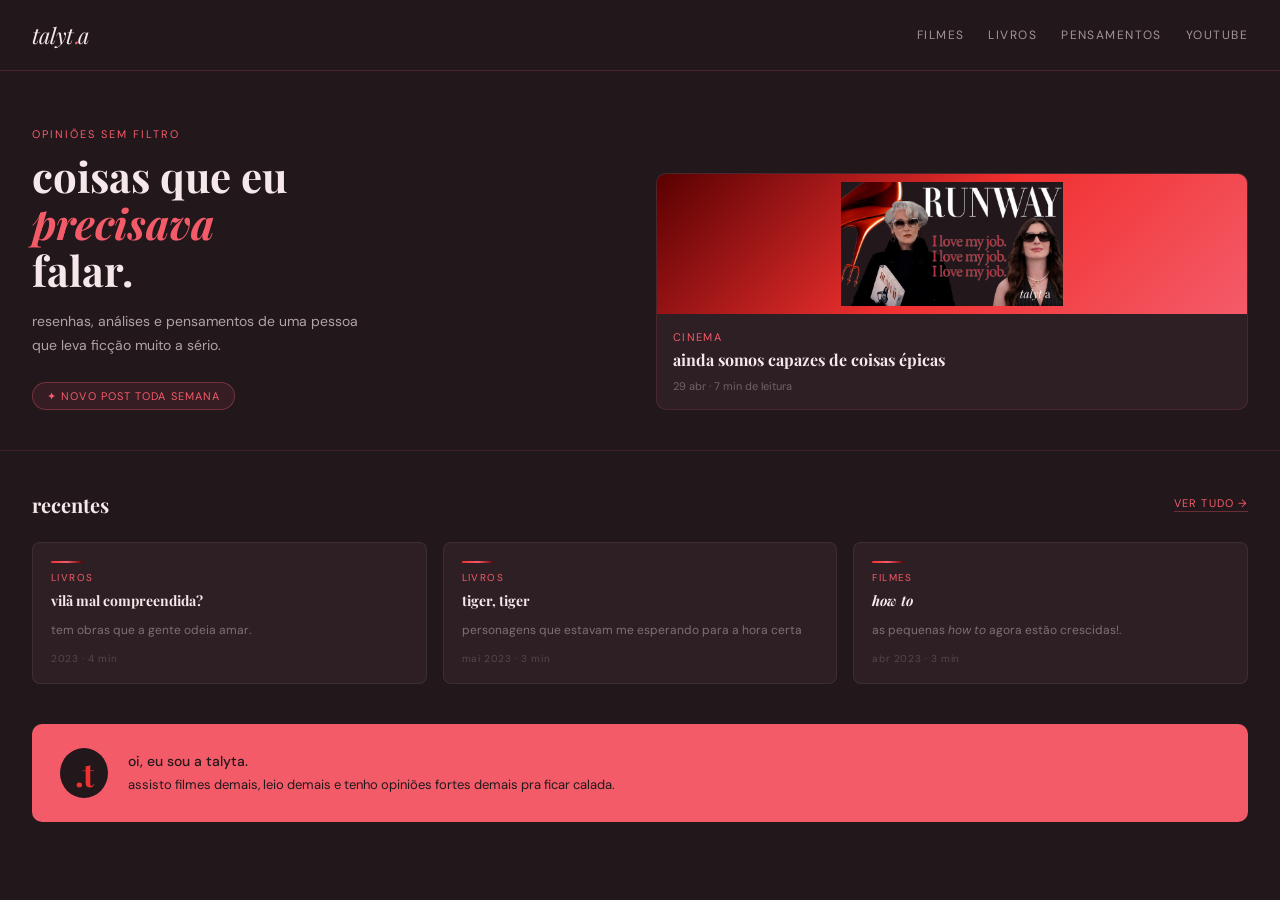
<file: index.html>
<html lang="pt-br">
<head>
  <meta charset="UTF-8">
  <meta name="viewport" content="width=device-width, initial-scale=1.0">
  <title>talyt.a</title>
  <link rel="stylesheet" href="style.css">
  <link href="https://fonts.googleapis.com/css2?family=Playfair+Display:ital,wght@0,400;0,700;1,400;1,700&family=DM+Sans:wght@300;400;500&display=swap" rel="stylesheet">
</head>
<body>
  <div class="bt-root">

    <nav class="bt-nav">
      <div class="bt-logo">talyt   a<span>.</span></div>
      <div class="bt-nav-links">
        <a href="#">filmes</a>
        <a href="#">livros</a>
        <a href="#">pensamentos</a>
        <a href="#">youtube</a>
      </div>
    </nav>

    <div class="bt-hero">
      <div class="bt-hero-text">
        <div class="bt-hero-label">opiniões sem filtro</div>
        <h1 class="bt-hero-title">
          coisas que eu<br>
          <em>precisava</em><br>
          falar.
        </h1>
        <p class="bt-hero-desc">resenhas, análises e pensamentos de uma pessoa que leva ficção muito a sério.</p>
        <span class="bt-hero-tag">✦ novo post toda semana</span>
      </div>

      <a href="posts/ainda-somos-capazes.html" style="text-decoration: none;">
        <div class="bt-featured-card">
          <div class="bt-featured-img">
            <img src="imagens/devils_head_sqr.png" alt="O Diabo Veste Prada">
          </div>
          <div class="bt-featured-body">
            <div class="bt-featured-cat">cinema</div>
            <div class="bt-featured-title">ainda somos capazes de coisas épicas</div>
            <div class="bt-featured-meta">29 abr · 7 min de leitura</div>
          </div>
        </div>
      </a>
    </div>

    <div class="bt-posts-section">
      <div class="bt-section-header">
        <h2 class="bt-section-title">recentes</h2>
        <a href="#" class="bt-see-all">ver tudo →</a>
      </div>
      <div class="bt-posts-grid">
        <a href="posts/vila-mal-compreendida.html" style="text-decoration: none;">   
      
          <div class="bt-post-card">
            <div class="bt-accent-bar"></div>
            <div class="bt-post-cat">livros</div>
            <div class="bt-post-title">vilã mal compreendida?</div>
            <div class="bt-post-excerpt">tem obras que a gente odeia amar.</div>
            <div class="bt-post-meta">2023 · 4 min</div>
          </div>
         </a>
          
        <a href="posts/tiger.html" style="text-decoration: none;">  
        <div class="bt-post-card">
          <div class="bt-accent-bar"></div>
          <div class="bt-post-cat">livros</div>
          <div class="bt-post-title"><em></em>tiger, tiger</em></div>
          <div class="bt-post-excerpt">personagens que estavam me esperando para a hora certa</div>
          <div class="bt-post-meta">mai 2023 · 3 min</div>
        </div>
        </a>
        <a href="posts/how_to.html" style="text-decoration: none;">  
        <div class="bt-post-card">
          <div class="bt-accent-bar"></div>
          <div class="bt-post-cat">filmes</div>
          <div class="bt-post-title"><em>how to</em></div>
          <div class="bt-post-excerpt">as pequenas <em>how to</em> agora estão crescidas!</em>.</div>
          <div class="bt-post-meta">abr 2023 · 3 min</div>
        </div>
        </a>
      </div>
    </div>

    <div class="bt-about-strip">
      <div class="bt-about-avatar">.t</div>
      <div class="bt-about-text">
        <strong>oi, eu sou a talyta.</strong>
        assisto filmes demais, leio demais e tenho opiniões fortes demais pra ficar calada.
      </div>
    </div>

  </div>
</body>
</html>
</file>
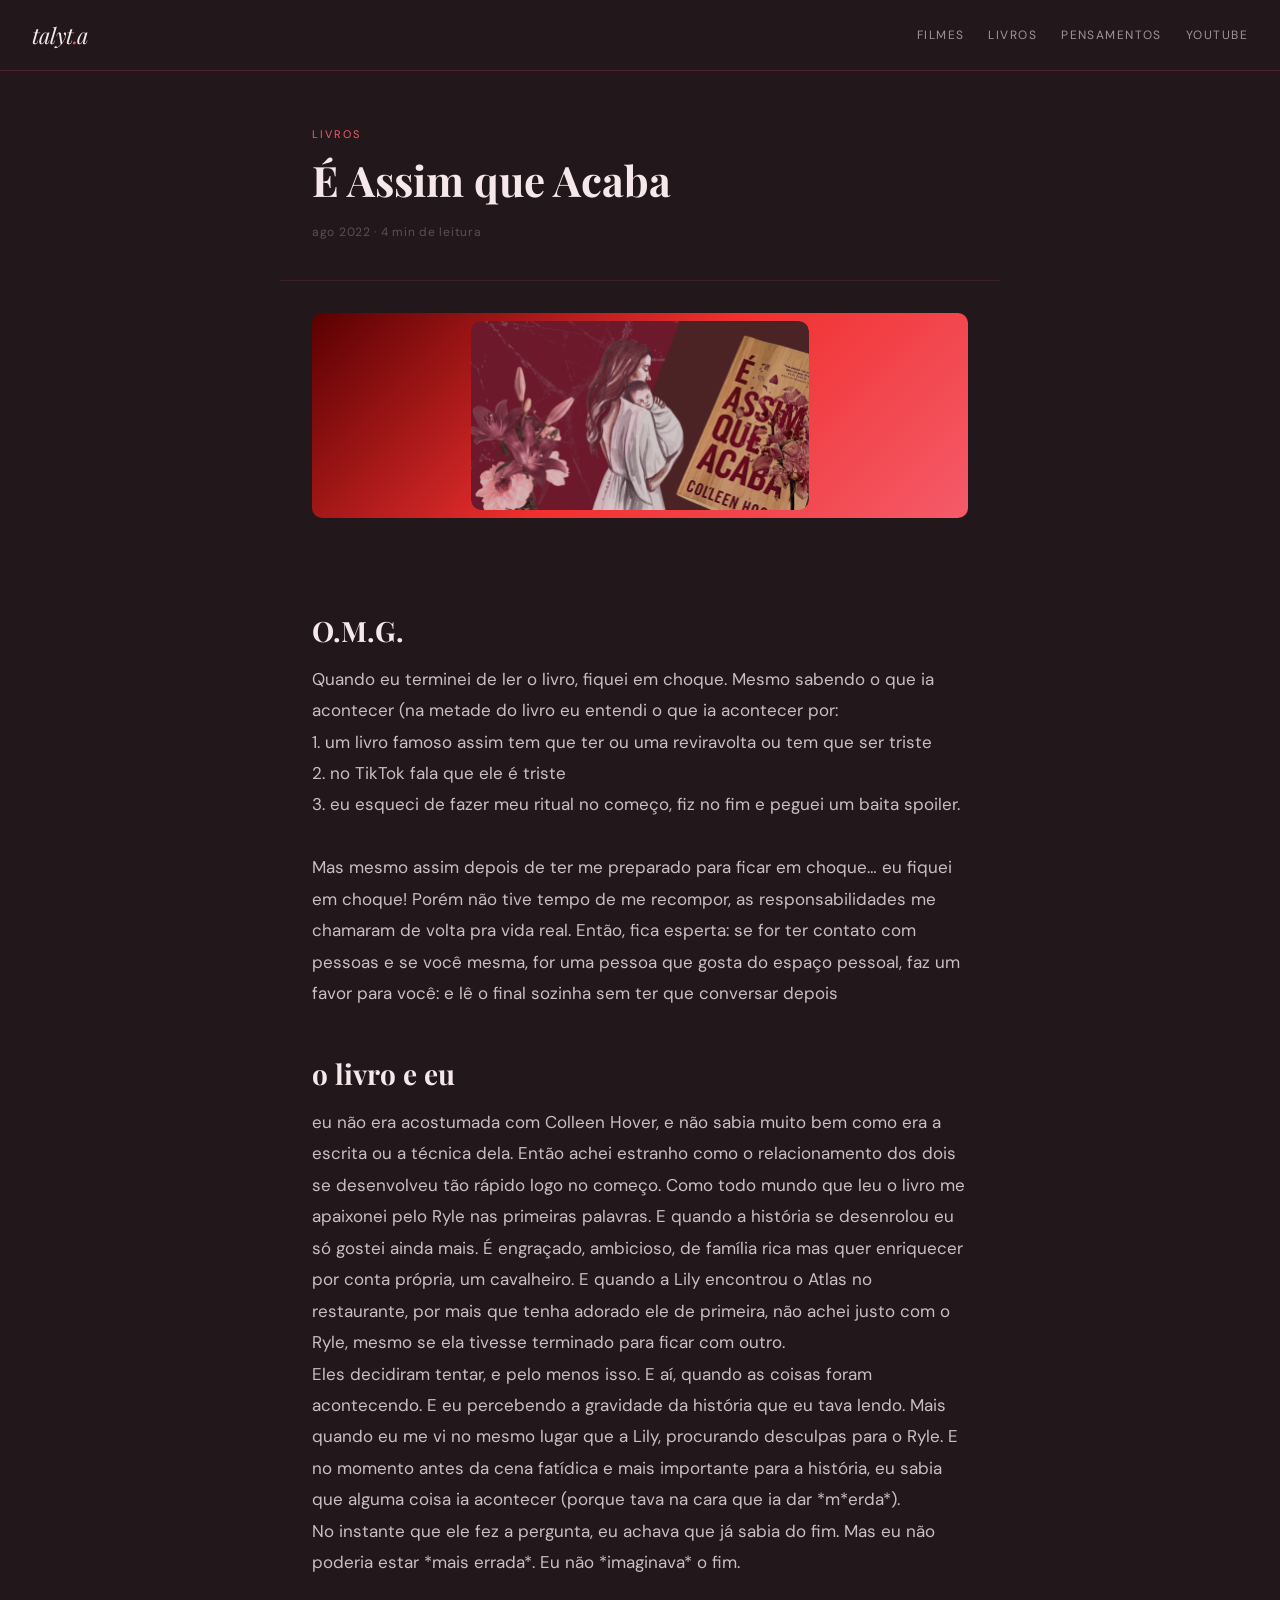
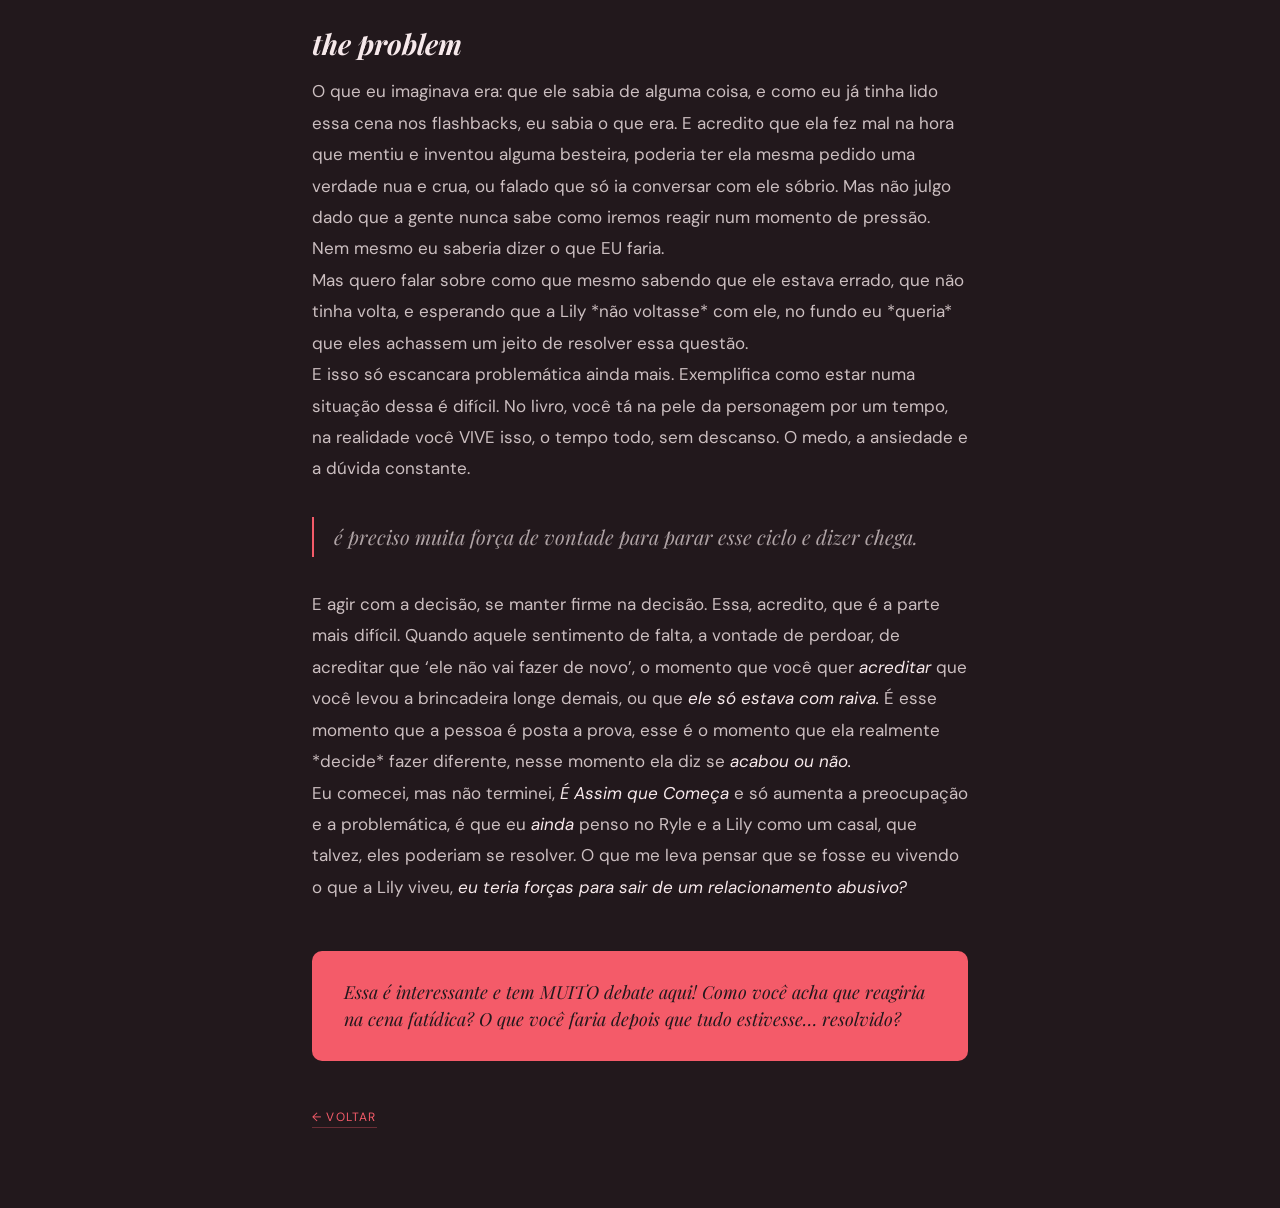
<file: posts/acaba.html>
<!DOCTYPE html>
<html lang="pt-br">
<head>
  <meta charset="UTF-8">
  <meta name="viewport" content="width=device-width, initial-scale=1.0">

  <title>é assim que acaba · talyt.a</title>

  <link href="https://fonts.googleapis.com/css2?family=Playfair+Display:ital,wght@0,400;0,700;1,400;1,700&family=DM+Sans:wght@300;400;500&display=swap" rel="stylesheet">

  <style>
    * { box-sizing: border-box; margin: 0; padding: 0; }

    body {
      background: #22181c;
      color: #f6e8ea;
      font-family: 'DM Sans', sans-serif;
      min-height: 100vh;
    }

    .nav {
      display: flex;
      justify-content: space-between;
      align-items: center;
      padding: 20px 32px;
      border-bottom: 0.5px solid #f45b6930;
    }

    .nav-logo {
      font-family: 'Playfair Display', serif;
      font-style: italic;
      font-size: 22px;
      color: #f6e8ea;
      text-decoration: none;
      letter-spacing: -0.5px;
    }

    .nav-logo span { color: #f45b69; }

    .nav-links {
      display: flex;
      gap: 24px;
      font-size: 12px;
      letter-spacing: 0.12em;
      text-transform: uppercase;
      color: #f6e8ea99;
    }

    .nav-links a {
      color: inherit;
      text-decoration: none;
      transition: color 0.2s;
    }

    .nav-links a:hover { color: #f45b69; }

    .post-hero {
      max-width: 720px;
      margin: 0 auto;
      padding: 56px 32px 40px;
      border-bottom: 0.5px solid #f45b6920;
    }

    .post-cat {
      font-size: 11px;
      letter-spacing: 0.18em;
      text-transform: uppercase;
      color: #f45b69;
      margin-bottom: 16px;
    }

    .post-title {
      font-family: 'Playfair Display', serif;
      font-size: 42px;
      font-weight: 700;
      line-height: 1.12;
      color: #f6e8ea;
      margin-bottom: 20px;
    }

    .post-meta {
      font-size: 12px;
      color: #f6e8ea44;
      letter-spacing: 0.06em;
    }

    .post-cover {
      max-width: 720px;
      margin: 0 auto;
      padding: 0 32px;
    }

    .post-cover-inner {
      width: 100%;
      aspect-ratio: 16 / 5;
      background: linear-gradient(135deg, #5a0001 0%, #f13030 50%, #f45b69 100%);
      padding: 8px 16px;
      border-radius: 10px;
      overflow: hidden;
      margin: 32px auto 0;
      display: flex;
      align-items: center;
      justify-content: center;
    }

    .image-box {
      width: fit-content;
      height: 100%;
      border-radius: 10px;
      overflow: hidden;
    }

    .image-box img {
      height: 100%;
      width: auto;
      object-fit: contain;
      border-radius: 10px;
    }

    .post-content {
      max-width: 720px;
      margin: 0 auto;
      padding: 48px 32px 80px;
    }

    .post-content h2 {
      font-family: 'Playfair Display', serif;
      font-size: 28px;
      font-weight: 700;
      color: #f6e8ea;
      margin: 48px 0 16px;
      line-height: 1.2;
    }

    .post-content p {
      font-size: 17px;
      line-height: 1.85;
      color: #f6e8eacc;
      margin-bottom: 24px;
    }

    .post-content em {
      font-style: italic;
      color: #f6e8ea;
    }

    .post-content strong {
      font-weight: 500;
      color: #f6e8ea;
    }

    .post-content s { opacity: 0.4; }

    .post-quote {
      border-left: 2px solid #f45b69;
      padding: 4px 0 4px 20px;
      margin: 32px 0;
      font-family: 'Playfair Display', serif;
      font-style: italic;
      font-size: 20px;
      color: #f6e8eaaa;
      line-height: 1.6;
    }

    .post-img {
      width: 100%;
      aspect-ratio: 16 / 9;
      background: #f45b69;
      padding: 8px;
      border-radius: 10px;
      overflow: hidden;
      margin: 36px 0;
    }

    .post-img img {
      width: 100%;
      height: 100%;
      object-fit: contain;
      border-radius: 6px;
      display: block;
    }

    .post-verdict {
      background: #2e1f24;
      border: 0.5px solid #f45b6933;
      border-radius: 10px;
      padding: 28px 32px;
      margin: 48px 0;
    }

    .post-verdict-label {
      font-size: 11px;
      letter-spacing: 0.18em;
      text-transform: uppercase;
      color: #f45b69;
      margin-bottom: 12px;
    }

    .post-verdict p {
      font-size: 16px;
      color: #f6e8eacc;
      line-height: 1.7;
      margin: 0;
    }

    .post-question {
      background: #f45b69;
      border-radius: 10px;
      padding: 28px 32px;
      margin-top: 48px;
    }

    .post-question p {
      font-family: 'Playfair Display', serif;
      font-size: 18px;
      font-style: italic;
      color: #22181c;
      line-height: 1.5;
      margin: 0;
    }

    .post-back {
      display: inline-block;
      margin-top: 48px;
      font-size: 12px;
      letter-spacing: 0.1em;
      text-transform: uppercase;
      color: #f45b69;
      text-decoration: none;
      border-bottom: 0.5px solid #f45b6955;
      padding-bottom: 2px;
    }

    /* MOBILE */
    @media (max-width: 768px) {
      .nav { padding: 16px 20px; }
      .nav-links { display: none; }
      .post-hero { padding: 36px 20px 32px; }
      .post-title { font-size: 28px; }
      .post-cover { max-width: 100%; padding: 0 56px; }
      .post-cover-inner { aspect-ratio: 3 / 2; }
      .image-box { width: 100%; height: 100%; overflow: hidden; }
      .image-box img { width: 100%; height: 100%; object-fit: contain; display: block; }
      .post-content { padding: 36px 20px 60px; }
      .post-content p { font-size: 16px; }
      .post-content h2 { font-size: 22px; }
      .post-verdict { padding: 20px; }
      .post-question { padding: 20px; }
    }

    /* DESKTOP */
    @media (min-width: 769px) {
      .post-cover { max-width: 720px; padding: 0 32px; }
    }
  </style>
</head>

<body>

  <nav class="nav">
    <a href="../index.html" class="nav-logo">talyt<span>.</span>a</a>
    <div class="nav-links">
      <a href="#">filmes</a>
      <a href="#">livros</a>
      <a href="#">pensamentos</a>
      <a href="#">youtube</a>
    </div>
  </nav>

  <div class="post-hero">
    <!-- MUDA: categoria (cinema / livros / pensamentos) -->
    <div class="post-cat">livros</div>
    <!-- MUDA: título do post -->
    <h1 class="post-title">É Assim que Acaba</h1>
    <!-- MUDA: data e tempo de leitura -->
    <div class="post-meta">ago 2022 · 4 min de leitura</div>
  </div>

  <div class="post-cover">
    <div class="post-cover-inner">
      <div class="image-box">
        <!-- MUDA: nome do arquivo da imagem -->
        <img src="../imagens/acaba.png">
      </div>
    </div>
  </div>

  <div class="post-content">

    <!-- MUDA: conteúdo do post -->
    <!-- use <h2> para subtítulos -->
    <!-- use <p> para parágrafos -->
    <!-- use <em> para itálico -->
    <!-- use <strong> para negrito -->
    <!-- use <s> para tachado -->

    <h2>O.M.G.</h2>
    <p>Quando eu terminei de ler o livro, fiquei em choque. Mesmo sabendo o que ia acontecer (na metade do livro eu entendi o que ia acontecer por: <br>1. um livro famoso assim tem que ter ou uma reviravolta ou tem que ser triste <br>2. no TikTok fala que ele é triste <br>3. eu esqueci de fazer meu ritual no começo, fiz no fim e peguei um baita spoiler. <br><br>
Mas mesmo assim depois de ter me preparado para ficar em choque… eu fiquei em choque! Porém não tive tempo de me recompor, as responsabilidades me chamaram de volta pra vida real. Então, fica esperta: se for ter contato com pessoas e se você mesma, for uma pessoa que gosta do espaço pessoal, faz um favor para você:
e lê o final sozinha sem ter que conversar depois</p>
    <h2> o livro e eu</h2>
    <p>eu não era acostumada com Colleen Hover, e não sabia muito bem como era a escrita ou a técnica dela. Então achei estranho como o relacionamento dos dois se desenvolveu tão rápido logo no começo. Como todo mundo que leu o livro me apaixonei pelo Ryle nas primeiras palavras. E quando a história se desenrolou eu só gostei ainda mais. É engraçado, ambicioso, de família rica mas quer enriquecer por conta própria, um cavalheiro. E quando a Lily encontrou o Atlas no restaurante, por mais que tenha adorado ele de primeira, não achei justo com o Ryle, mesmo se ela tivesse terminado para ficar com outro. <br>Eles decidiram tentar, e pelo menos isso. E aí, quando as coisas foram acontecendo. E eu percebendo a gravidade da história que eu tava lendo. Mais quando eu me vi no mesmo lugar que a Lily, procurando desculpas para o Ryle. E no momento antes da cena fatídica e mais importante para a história, eu sabia que alguma coisa ia acontecer (porque tava na cara que ia dar *m*erda*). <br>No instante que ele fez a pergunta, eu achava que já sabia do fim. Mas eu não poderia estar *mais errada*. Eu não *imaginava* o fim.</p>
    <h2><em>the problem</em></h2>
    <p> O que eu imaginava era: que ele sabia de alguma coisa, e como eu já tinha lido essa cena nos flashbacks, eu sabia o que era. E acredito que ela fez mal na hora que mentiu e inventou alguma besteira, poderia ter ela mesma pedido uma verdade nua e crua, ou falado que só ia conversar com ele sóbrio. Mas não julgo dado que a gente nunca sabe como iremos reagir num momento de pressão. Nem mesmo eu saberia dizer o que EU faria. <br>
      Mas quero falar sobre como que mesmo sabendo que ele estava errado, que não tinha volta, e esperando que a Lily *não voltasse* com ele, no fundo eu *queria* que eles achassem um jeito de resolver essa questão. <br>
E isso só escancara problemática ainda mais. Exemplifica como estar numa situação dessa é difícil. No livro, você tá na pele da personagem por um tempo, na realidade você VIVE isso, o tempo todo, sem descanso. O medo, a ansiedade e a dúvida constante.
   
      <div class="post-quote">é preciso  muita força de vontade para parar esse ciclo e dizer chega.</div>
    <p> E agir com a decisão, se manter firme na decisão. Essa, acredito, que é a parte mais difícil. Quando aquele sentimento de falta, a vontade de perdoar, de acreditar que ‘ele não vai fazer de novo’, o momento que você quer <em>acreditar</em> que você levou a brincadeira longe demais, ou que <em>ele só estava com raiva.</em> É esse momento que a pessoa é posta a prova, esse é o momento que ela realmente *decide* fazer diferente, nesse momento ela diz se <em>acabou ou não.</em> <br>
      Eu comecei, mas não terminei, <em>É Assim que Começa</em> e só aumenta a preocupação e a problemática, é que eu <em>ainda</em> penso no Ryle e a Lily como um casal, que talvez, eles poderiam se resolver. O que me leva pensar que se fosse eu  vivendo o que a Lily viveu, <em>eu teria forças para sair de um relacionamento abusivo?</em>
      
  
    <div class="post-question">
      <p>Essa é interessante e tem MUITO debate aqui! Como você acha que reagiria na cena fatídica? O que você faria depois que tudo estivesse… resolvido?</p>
    </div>

    <a href="../index.html" class="post-back">← voltar</a>

  </div>

</body>
</html>
</file>
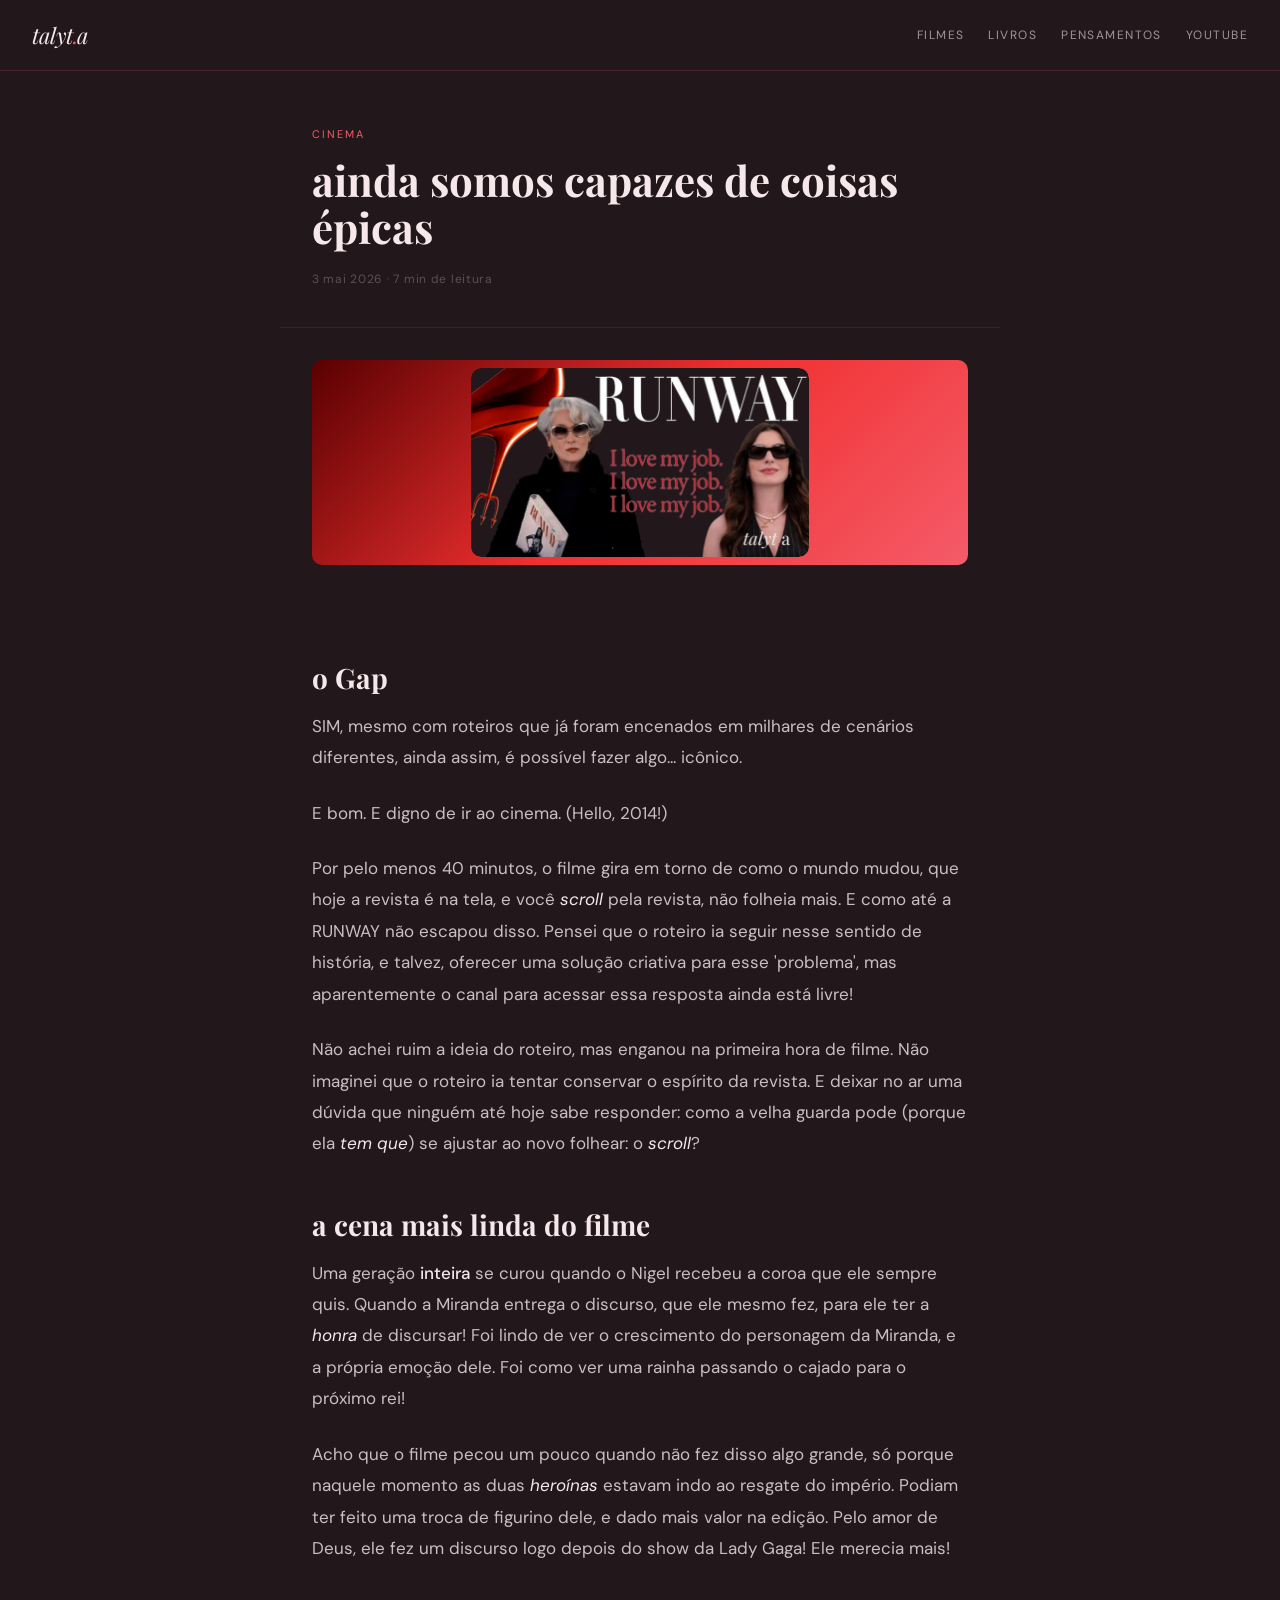
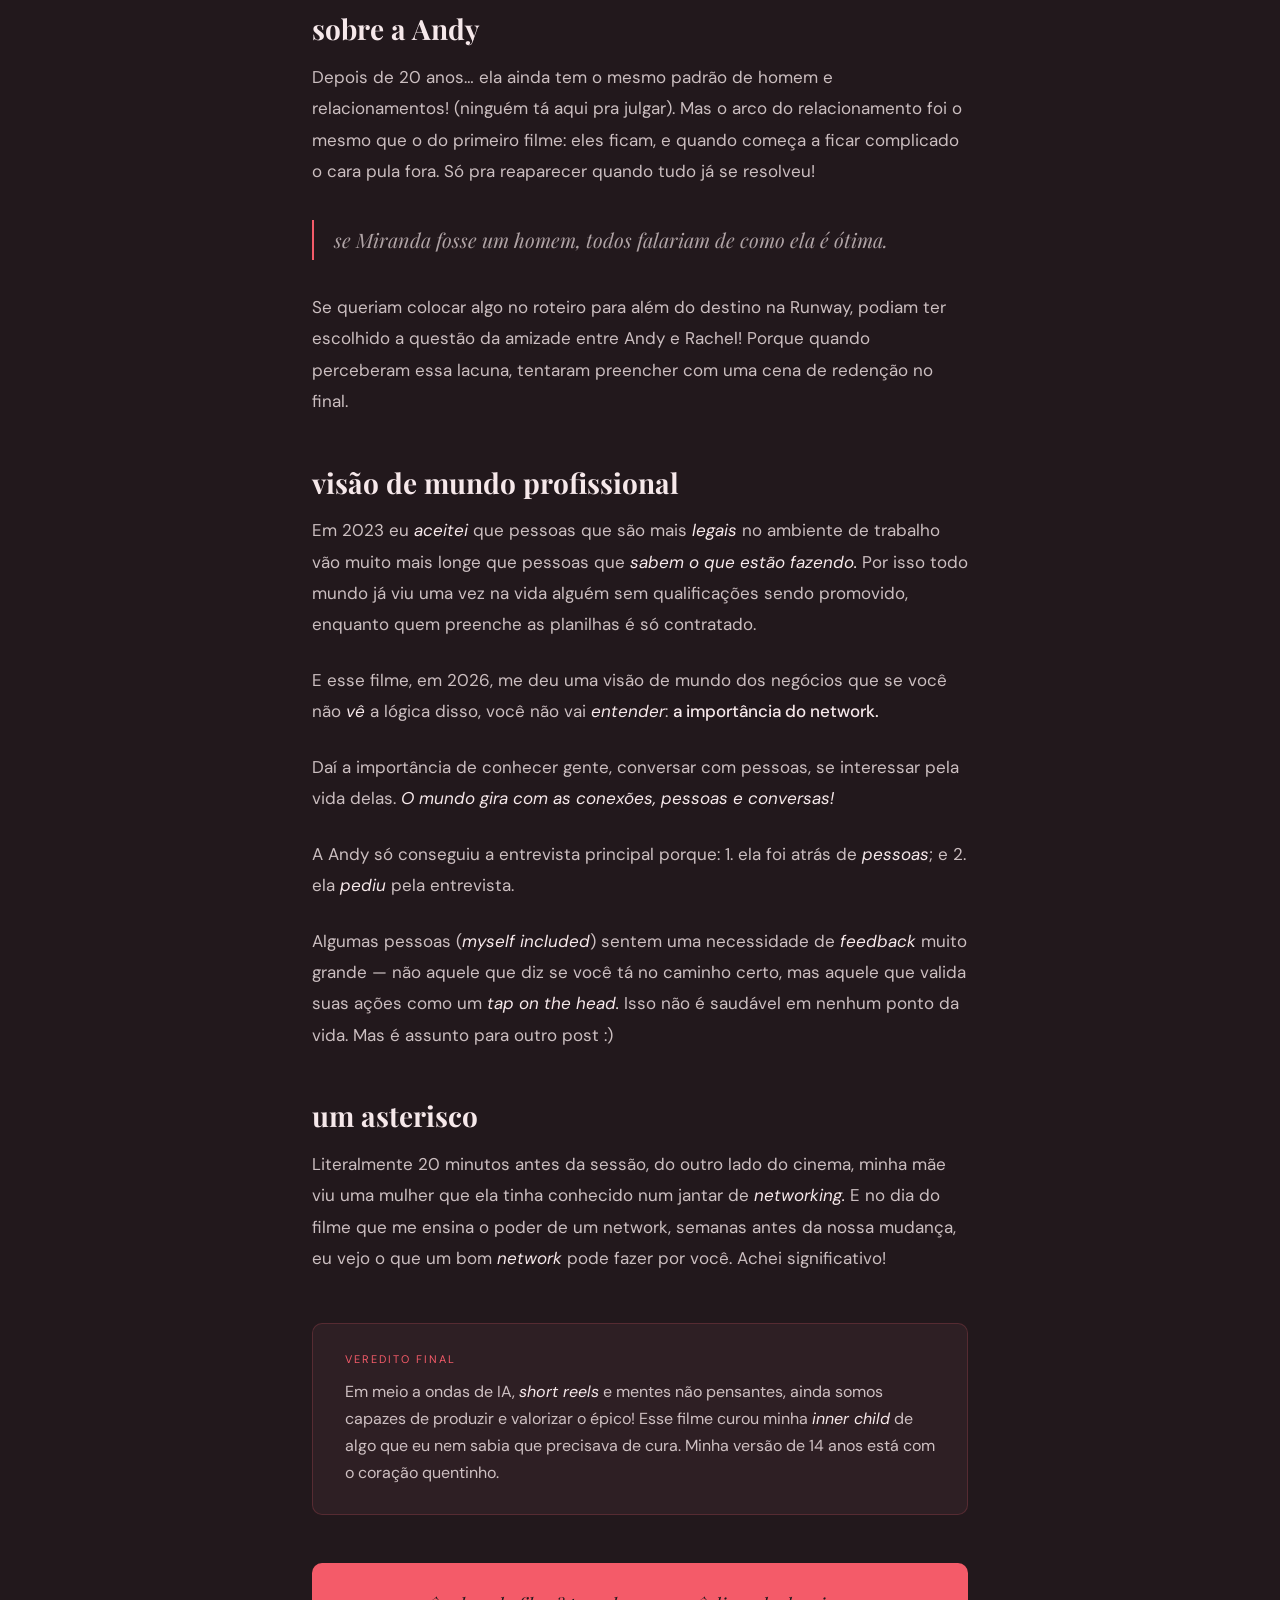
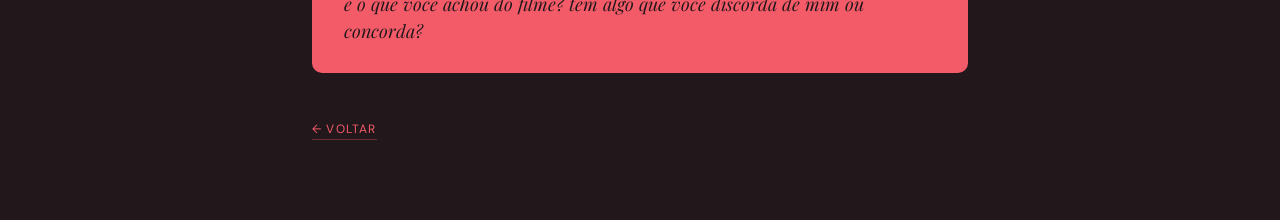
<file: posts/ainda-somos-capazes.html>
<!DOCTYPE html>
<html lang="pt-br">
<head>
  <meta charset="UTF-8">
  <meta name="viewport" content="width=device-width, initial-scale=1.0">
  <title>ainda somos capazes de coisas épicas · talyt.a</title>
  <link href="https://fonts.googleapis.com/css2?family=Playfair+Display:ital,wght@0,400;0,700;1,400;1,700&family=DM+Sans:wght@300;400;500&display=swap" rel="stylesheet">

  <style>
    * { box-sizing: border-box; margin: 0; padding: 0; }

    body {
      background: #22181c;
      color: #f6e8ea;
      font-family: 'DM Sans', sans-serif;
      min-height: 100vh;
    }

    .nav {
      display: flex;
      justify-content: space-between;
      align-items: center;
      padding: 20px 32px;
      border-bottom: 0.5px solid #f45b6930;
    }

    .nav-logo {
      font-family: 'Playfair Display', serif;
      font-style: italic;
      font-size: 22px;
      color: #f6e8ea;
      text-decoration: none;
      letter-spacing: -0.5px;
    }

    .nav-logo span { color: #f45b69; }

    .nav-links {
      display: flex;
      gap: 24px;
      font-size: 12px;
      letter-spacing: 0.12em;
      text-transform: uppercase;
      color: #f6e8ea99;
    }

    .nav-links a {
      color: inherit;
      text-decoration: none;
      transition: color 0.2s;
    }

    .nav-links a:hover { color: #f45b69; }

    .post-hero {
      max-width: 720px;
      margin: 0 auto;
      padding: 56px 32px 40px;
      border-bottom: 0.5px solid #f45b6920;
    }

    .post-cat {
      font-size: 11px;
      letter-spacing: 0.18em;
      text-transform: uppercase;
      color: #f45b69;
      margin-bottom: 16px;
    }

    .post-title {
      font-family: 'Playfair Display', serif;
      font-size: 42px;
      font-weight: 700;
      line-height: 1.12;
      color: #f6e8ea;
      margin-bottom: 20px;
    }

    .post-meta {
      font-size: 12px;
      color: #f6e8ea44;
      letter-spacing: 0.06em;
    }

    .post-cover {
      max-width: 720px;
      margin: 0 auto;
      padding: 0 32px;
    }

    .post-cover-inner {
      width: 100%;
      aspect-ratio: 16 / 5;
      background: linear-gradient(135deg, #5a0001 0%, #f13030 50%, #f45b69 100%);
      padding: 8px 16px;
      border-radius: 10px;
      overflow: hidden;
      margin: 32px auto 0;

      display: flex;
      align-items: center;
      justify-content: center;
    }

    .image-box {
      width: fit-content;
      height: 100%;
      border-radius: 10px;
      overflow: hidden;
    }

    .image-box img {
      height: 100%;
      width: auto;
      object-fit: contain;
      border-radius: 10px;
    }

    .post-content {
      max-width: 720px;
      margin: 0 auto;
      padding: 48px 32px 80px;
    }

    .post-content h2 {
      font-family: 'Playfair Display', serif;
      font-size: 28px;
      font-weight: 700;
      color: #f6e8ea;
      margin: 48px 0 16px;
      line-height: 1.2;
    }

    .post-content p {
      font-size: 17px;
      line-height: 1.85;
      color: #f6e8eacc;
      margin-bottom: 24px;
    }

    .post-content em {
      font-style: italic;
      color: #f6e8ea;
    }

    .post-content strong {
      font-weight: 500;
      color: #f6e8ea;
    }

    .post-quote {
      border-left: 2px solid #f45b69;
      padding: 4px 0 4px 20px;
      margin: 32px 0;
      font-family: 'Playfair Display', serif;
      font-style: italic;
      font-size: 20px;
      color: #f6e8eaaa;
      line-height: 1.6;
    }

    .post-img {
      width: 100%;
      aspect-ratio: 16 / 9;
      background: #f45b69;
      padding: 8px;
      border-radius: 10px;
      overflow: hidden;
      margin: 36px 0;
    }

    .post-img img {
      width: 100%;
      height: 100%;
      object-fit: contain;
      border-radius: 6px;
      display: block;
    }

    .post-verdict {
      background: #2e1f24;
      border: 0.5px solid #f45b6933;
      border-radius: 10px;
      padding: 28px 32px;
      margin: 48px 0;
    }

    .post-verdict-label {
      font-size: 11px;
      letter-spacing: 0.18em;
      text-transform: uppercase;
      color: #f45b69;
      margin-bottom: 12px;
    }

    .post-verdict p {
      font-size: 16px;
      color: #f6e8eacc;
      line-height: 1.7;
      margin: 0;
    }

    .post-question {
      background: #f45b69;
      border-radius: 10px;
      padding: 28px 32px;
      margin-top: 48px;
    }

    .post-question p {
      font-family: 'Playfair Display', serif;
      font-size: 18px;
      font-style: italic;
      color: #22181c;
      line-height: 1.5;
      margin: 0;
    }

    .post-back {
      display: inline-block;
      margin-top: 48px;
      font-size: 12px;
      letter-spacing: 0.1em;
      text-transform: uppercase;
      color: #f45b69;
      text-decoration: none;
      border-bottom: 0.5px solid #f45b6955;
      padding-bottom: 2px;
    }

  
  /* MOBILE */
@media (max-width: 768px) {
  .nav { padding: 16px 20px; }
  .nav-links { display: none; }
  .post-hero { padding: 36px 20px 32px; }
  .post-title { font-size: 28px; }
  .post-cover { max-with: 100%; padding: 0 56px; }
  .post-cover-inner { aspect-ratio: 3 / 2;}
  .image-box { width: 100%; height: 100%; border-radius: 10px; overfow: hidden; }
  .image-box img { width: 100%; height: 100%; object-fit: contain; border-radius: 10px; display: block;}
  .post-content { padding: 36px 20px 60px; }
  .post-content p { font-size: 16px; }
  .post-content h2 { font-size: 22px; }
  .post-verdict { padding: 20px; }
  .post-question { padding: 20px; }
}

/* DESKTOP */
@media (min-width: 769px) {
  .post-cover { max-width: 720px; padding: 0 32px; }
}
  </style>
</head>

<body>

  <nav class="nav">
    <a href="../index.html" class="nav-logo">talyt<span>.</span>a</a>
    <div class="nav-links">
      <a href="#">filmes</a>
      <a href="#">livros</a>
      <a href="#">pensamentos</a>
      <a href="#">youtube</a>
    </div>
  </nav>

  <div class="post-hero">
    <div class="post-cat">cinema</div>
    <h1 class="post-title">ainda somos capazes de coisas épicas</h1>
    <div class="post-meta">3 mai 2026 · 7 min de leitura</div>
  </div>

  <div class="post-cover">
    <div class="post-cover-inner">
      <div class="image-box">
        <img src="../imagens/devils_head_sqr.png" alt="O Diabo Veste Prada">
      </div>
    </div>
  </div>

  <div class="post-content">

    <h2>o Gap</h2>

    <p>SIM, mesmo com roteiros que já foram encenados em milhares de cenários diferentes, ainda assim, é possível fazer algo... icônico.</p>
    <p>E bom. E digno de ir ao cinema. (Hello, 2014!)</p>
    <p>Por pelo menos 40 minutos, o filme gira em torno de como o mundo mudou, que hoje a revista é na tela, e você <em>scroll</em> pela revista, não folheia mais. E como até a RUNWAY não escapou disso. Pensei que o roteiro ia seguir nesse sentido de história, e talvez, oferecer uma solução criativa para esse 'problema', mas aparentemente o canal para acessar essa resposta ainda está livre!</p>
    <p>Não achei ruim a ideia do roteiro, mas enganou na primeira hora de filme. Não imaginei que o roteiro ia tentar conservar o espírito da revista. E deixar no ar uma dúvida que ninguém até hoje sabe responder: como a velha guarda pode (porque ela <em>tem que</em>) se ajustar ao novo folhear: o <em>scroll</em>?</p>

    <h2>a cena mais linda do filme</h2>

    <p>Uma geração <strong>inteira</strong> se curou quando o Nigel recebeu a coroa que ele sempre quis. Quando a Miranda entrega o discurso, que ele mesmo fez, para ele ter a <em>honra</em> de discursar! Foi lindo de ver o crescimento do personagem da Miranda, e a própria emoção dele. Foi como ver uma rainha passando o cajado para o próximo rei!</p>
    <p>Acho que o filme pecou um pouco quando não fez disso algo grande, só porque naquele momento as duas <em>heroínas</em> estavam indo ao resgate do império. Podiam ter feito uma troca de figurino dele, e dado mais valor na edição. Pelo amor de Deus, ele fez um discurso logo depois do show da Lady Gaga! Ele merecia mais!</p>

    <h2>sobre a Andy</h2>

    <p>Depois de 20 anos… ela ainda tem o mesmo padrão de homem e relacionamentos! (ninguém tá aqui pra julgar). Mas o arco do relacionamento foi o mesmo que o do primeiro filme: eles ficam, e quando começa a ficar complicado o cara pula fora. Só pra reaparecer quando tudo já se resolveu!</p>

    <div class="post-quote">
      se Miranda fosse um homem, todos falariam de como ela é ótima.
    </div>

    <p>Se queriam colocar algo no roteiro para além do destino na Runway, podiam ter escolhido a questão da amizade entre Andy e Rachel! Porque quando perceberam essa lacuna, tentaram preencher com uma cena de redenção no final.</p>

    <h2>visão de mundo profissional</h2>

    <p>Em 2023 eu <em>aceitei</em> que pessoas que são mais <em>legais</em> no ambiente de trabalho vão muito mais longe que pessoas que <em>sabem o que estão fazendo.</em> Por isso todo mundo já viu uma vez na vida alguém sem qualificações sendo promovido, enquanto quem preenche as planilhas é só contratado.</p>
    <p>E esse filme, em 2026, me deu uma visão de mundo dos negócios que se você não <em>vê</em> a lógica disso, você não vai <em>entender</em>: <strong>a importância do network.</strong></p>
    <p>Daí a importância de conhecer gente, conversar com pessoas, se interessar pela vida delas. <em>O mundo gira com as conexões, pessoas e conversas!</em></p>
    <p>A Andy só conseguiu a entrevista principal porque: 1. ela foi atrás de <em>pessoas</em>; e 2. ela <em>pediu</em> pela entrevista.</p>
    <p>Algumas pessoas (<em>myself included</em>) sentem uma necessidade de <em>feedback</em> muito grande — não aquele que diz se você tá no caminho certo, mas aquele que valida suas ações como um <em>tap on the head.</em> Isso não é saudável em nenhum ponto da vida. Mas é assunto para outro post :)</p>

    <h2>um asterisco</h2>

    <p>Literalmente 20 minutos antes da sessão, do outro lado do cinema, minha mãe viu uma mulher que ela tinha conhecido num jantar de <em>networking.</em> E no dia do filme que me ensina o poder de um network, semanas antes da nossa mudança, eu vejo o que um bom <em>network</em> pode fazer por você. Achei significativo!</p>

    <div class="post-verdict">
      <div class="post-verdict-label">veredito final</div>
      <p>Em meio a ondas de IA, <em>short reels</em> e mentes não pensantes, ainda somos capazes de produzir e valorizar o épico! Esse filme curou minha <em>inner child</em> de algo que eu nem sabia que precisava de cura. Minha versão de 14 anos está com o coração quentinho.</p>
    </div>

    <div class="post-question">
      <p>e o que você achou do filme? tem algo que você discorda de mim ou concorda?</p>
    </div>

    <a href="../index.html" class="post-back">← voltar</a>

  </div>

</body>
</html>
</file>
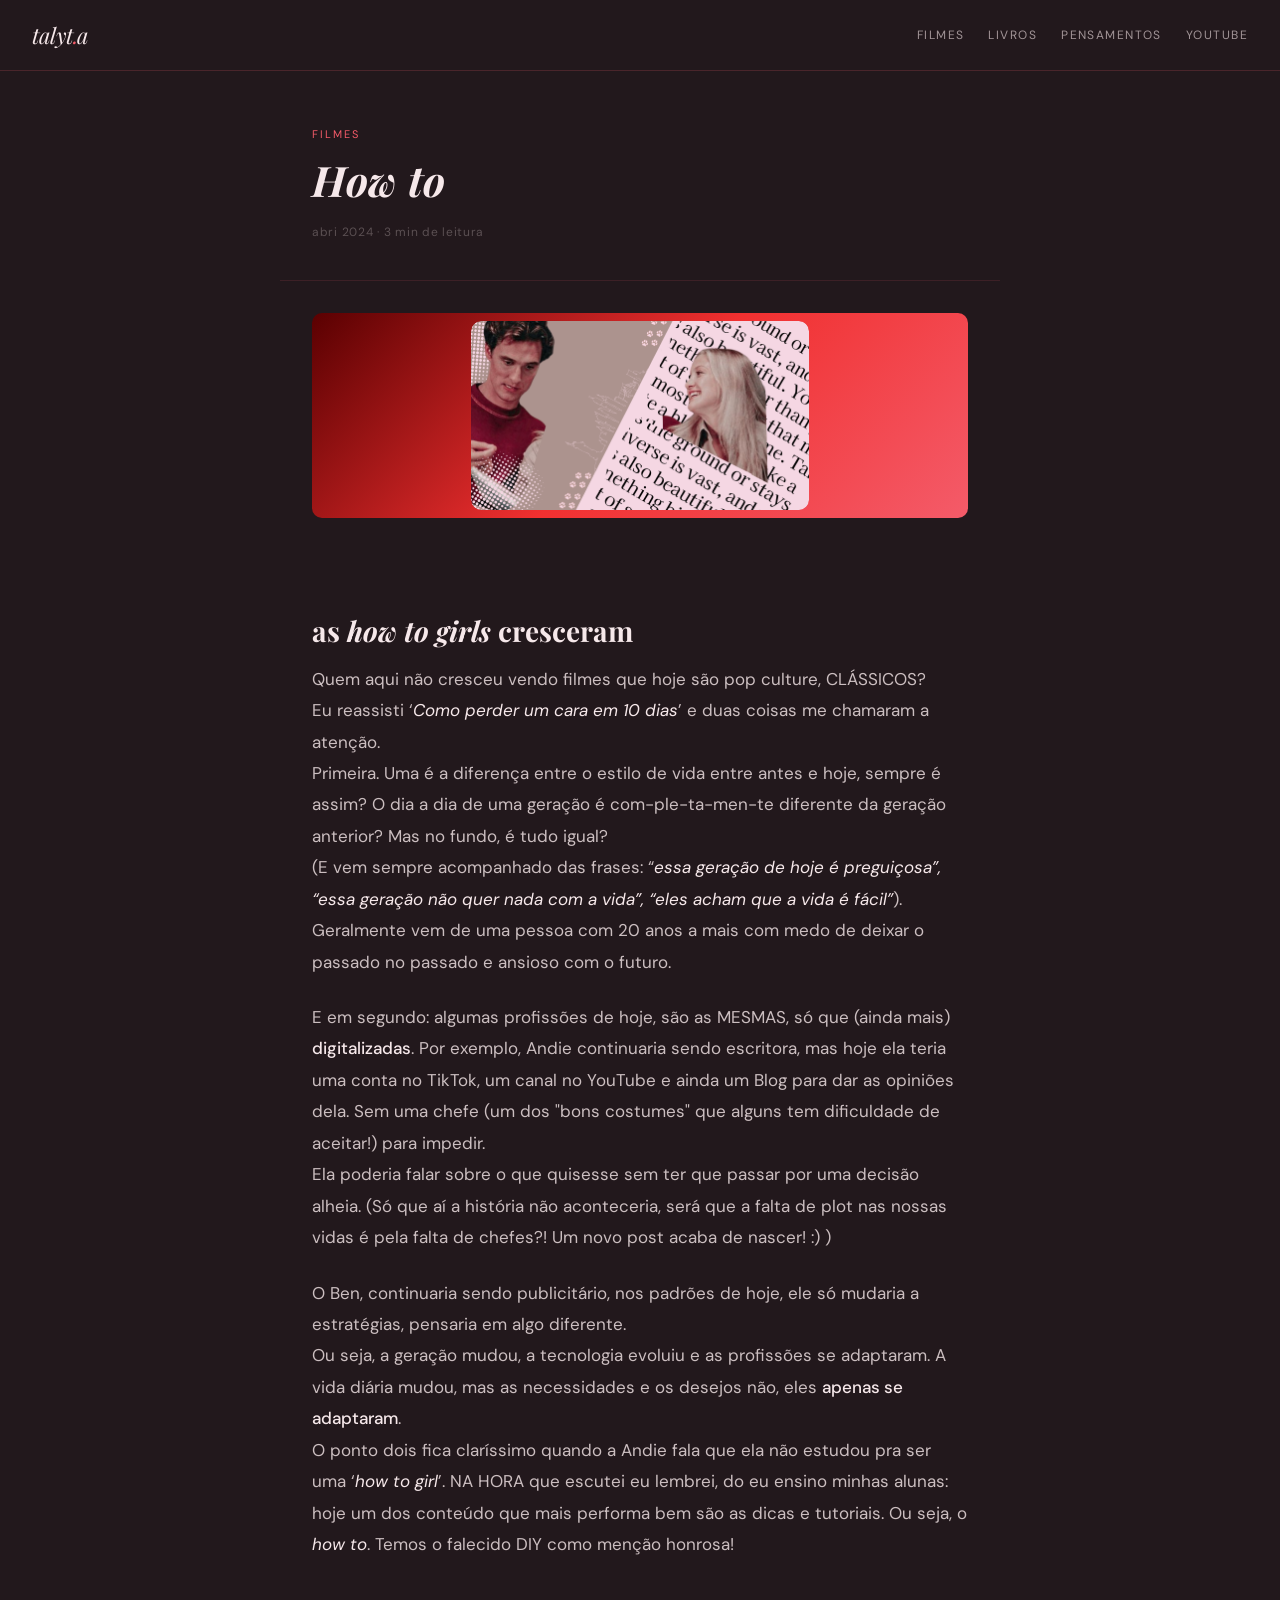
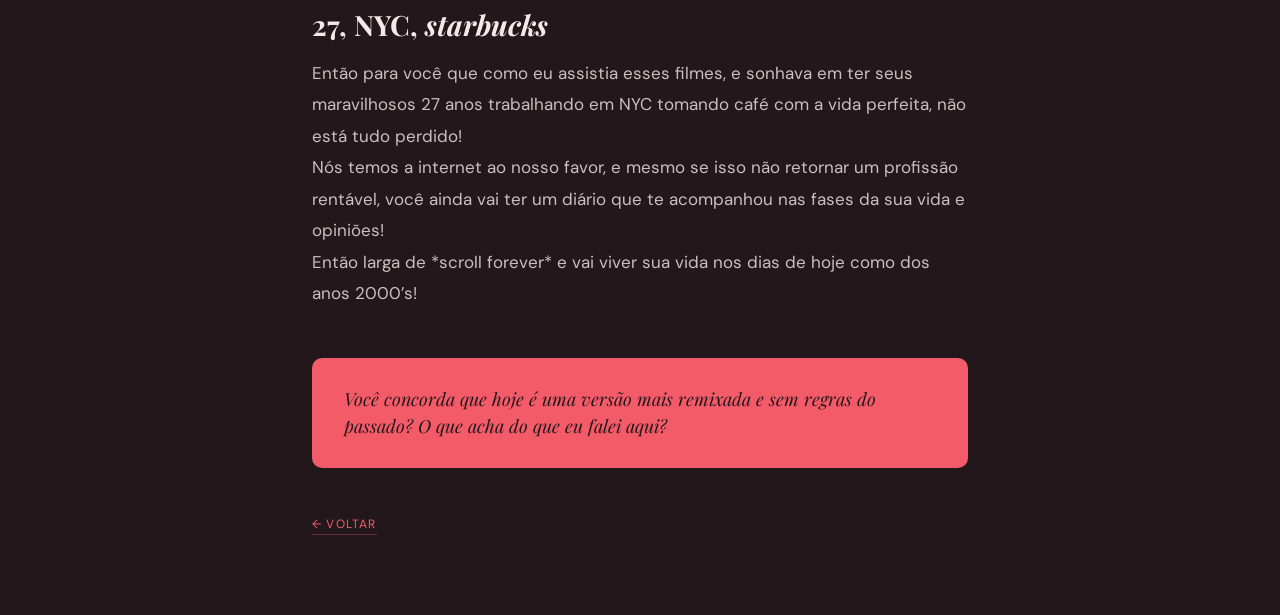
<file: posts/how_to.html>
<!DOCTYPE html>
<html lang="pt-br">
<head>
  <meta charset="UTF-8">
  <meta name="viewport" content="width=device-width, initial-scale=1.0">

  <!-- MUDA: título do post -->
  <title>how to · talyt.a</title>

  <link href="https://fonts.googleapis.com/css2?family=Playfair+Display:ital,wght@0,400;0,700;1,400;1,700&family=DM+Sans:wght@300;400;500&display=swap" rel="stylesheet">

  <style>
    * { box-sizing: border-box; margin: 0; padding: 0; }

    body {
      background: #22181c;
      color: #f6e8ea;
      font-family: 'DM Sans', sans-serif;
      min-height: 100vh;
    }

    .nav {
      display: flex;
      justify-content: space-between;
      align-items: center;
      padding: 20px 32px;
      border-bottom: 0.5px solid #f45b6930;
    }

    .nav-logo {
      font-family: 'Playfair Display', serif;
      font-style: italic;
      font-size: 22px;
      color: #f6e8ea;
      text-decoration: none;
      letter-spacing: -0.5px;
    }

    .nav-logo span { color: #f45b69; }

    .nav-links {
      display: flex;
      gap: 24px;
      font-size: 12px;
      letter-spacing: 0.12em;
      text-transform: uppercase;
      color: #f6e8ea99;
    }

    .nav-links a {
      color: inherit;
      text-decoration: none;
      transition: color 0.2s;
    }

    .nav-links a:hover { color: #f45b69; }

    .post-hero {
      max-width: 720px;
      margin: 0 auto;
      padding: 56px 32px 40px;
      border-bottom: 0.5px solid #f45b6920;
    }

    .post-cat {
      font-size: 11px;
      letter-spacing: 0.18em;
      text-transform: uppercase;
      color: #f45b69;
      margin-bottom: 16px;
    }

    .post-title {
      font-family: 'Playfair Display', serif;
      font-size: 42px;
      font-weight: 700;
      line-height: 1.12;
      color: #f6e8ea;
      margin-bottom: 20px;
    }

    .post-meta {
      font-size: 12px;
      color: #f6e8ea44;
      letter-spacing: 0.06em;
    }

    .post-cover {
      max-width: 720px;
      margin: 0 auto;
      padding: 0 32px;
    }

    .post-cover-inner {
      width: 100%;
      aspect-ratio: 16 / 5;
      background: linear-gradient(135deg, #5a0001 0%, #f13030 50%, #f45b69 100%);
      padding: 8px 16px;
      border-radius: 10px;
      overflow: hidden;
      margin: 32px auto 0;
      display: flex;
      align-items: center;
      justify-content: center;
    }

    .image-box {
      width: fit-content;
      height: 100%;
      border-radius: 10px;
      overflow: hidden;
    }

    .image-box img {
      height: 100%;
      width: auto;
      object-fit: contain;
      border-radius: 10px;
    }

    .post-content {
      max-width: 720px;
      margin: 0 auto;
      padding: 48px 32px 80px;
    }

    .post-content h2 {
      font-family: 'Playfair Display', serif;
      font-size: 28px;
      font-weight: 700;
      color: #f6e8ea;
      margin: 48px 0 16px;
      line-height: 1.2;
    }

    .post-content p {
      font-size: 17px;
      line-height: 1.85;
      color: #f6e8eacc;
      margin-bottom: 24px;
    }

    .post-content em {
      font-style: italic;
      color: #f6e8ea;
    }

    .post-content strong {
      font-weight: 500;
      color: #f6e8ea;
    }

    .post-content s { opacity: 0.4; }

    .post-quote {
      border-left: 2px solid #f45b69;
      padding: 4px 0 4px 20px;
      margin: 32px 0;
      font-family: 'Playfair Display', serif;
      font-style: italic;
      font-size: 20px;
      color: #f6e8eaaa;
      line-height: 1.6;
    }

    .post-img {
      width: 100%;
      aspect-ratio: 16 / 9;
      background: #f45b69;
      padding: 8px;
      border-radius: 10px;
      overflow: hidden;
      margin: 36px 0;
    }

    .post-img img {
      width: 100%;
      height: 100%;
      object-fit: contain;
      border-radius: 6px;
      display: block;
    }

    .post-verdict {
      background: #2e1f24;
      border: 0.5px solid #f45b6933;
      border-radius: 10px;
      padding: 28px 32px;
      margin: 48px 0;
    }

    .post-verdict-label {
      font-size: 11px;
      letter-spacing: 0.18em;
      text-transform: uppercase;
      color: #f45b69;
      margin-bottom: 12px;
    }

    .post-verdict p {
      font-size: 16px;
      color: #f6e8eacc;
      line-height: 1.7;
      margin: 0;
    }

    .post-question {
      background: #f45b69;
      border-radius: 10px;
      padding: 28px 32px;
      margin-top: 48px;
    }

    .post-question p {
      font-family: 'Playfair Display', serif;
      font-size: 18px;
      font-style: italic;
      color: #22181c;
      line-height: 1.5;
      margin: 0;
    }

    .post-back {
      display: inline-block;
      margin-top: 48px;
      font-size: 12px;
      letter-spacing: 0.1em;
      text-transform: uppercase;
      color: #f45b69;
      text-decoration: none;
      border-bottom: 0.5px solid #f45b6955;
      padding-bottom: 2px;
    }

    /* MOBILE */
    @media (max-width: 768px) {
      .nav { padding: 16px 20px; }
      .nav-links { display: none; }
      .post-hero { padding: 36px 20px 32px; }
      .post-title { font-size: 28px; }
      .post-cover { max-width: 100%; padding: 0 56px; }
      .post-cover-inner { aspect-ratio: 3 / 2; }
      .image-box { width: 100%; height: 100%; overflow: hidden; }
      .image-box img { width: 100%; height: 100%; object-fit: contain; display: block; }
      .post-content { padding: 36px 20px 60px; }
      .post-content p { font-size: 16px; }
      .post-content h2 { font-size: 22px; }
      .post-verdict { padding: 20px; }
      .post-question { padding: 20px; }
    }

    /* DESKTOP */
    @media (min-width: 769px) {
      .post-cover { max-width: 720px; padding: 0 32px; }
    }
  </style>
</head>

<body>

  <nav class="nav">
    <a href="../index.html" class="nav-logo">talyt<span>.</span>a</a>
    <div class="nav-links">
      <a href="#">filmes</a>
      <a href="#">livros</a>
      <a href="#">pensamentos</a>
      <a href="#">youtube</a>
    </div>
  </nav>

  <div class="post-hero">
    <!-- MUDA: categoria (cinema / livros / pensamentos) -->
    <div class="post-cat">FILMES</div>
    <!-- MUDA: título do post -->
    <h1 class="post-title"><em>How to</em></h1>
    <!-- MUDA: data e tempo de leitura -->
    <div class="post-meta"> abri 2024 · 3 min de leitura</div>
  </div>

  <div class="post-cover">
    <div class="post-cover-inner">
      <div class="image-box">
        <!-- MUDA: nome do arquivo da imagem -->
        <img src="../imagens/how_to_cover.png">  
      </div>
    </div>
  </div>

  <div class="post-content">
    <h2>as <em>how to girls</em> cresceram </h2>
    <p>Quem aqui não cresceu vendo filmes que hoje são pop culture, CLÁSSICOS? <br>Eu reassisti ‘<em>Como perder um cara em 10 dias</em>’ e duas coisas me chamaram a atenção.<br>Primeira. Uma é a diferença entre o estilo de vida entre antes e hoje, sempre é assim? O dia a dia de uma geração é com-ple-ta-men-te diferente da geração anterior? Mas no fundo, é tudo igual?<br> (E vem sempre acompanhado das frases: “<em>essa geração de hoje é preguiçosa”, “essa geração não quer nada com a vida”, “eles acham que a vida é fácil”</em>). <br>Geralmente vem de uma pessoa com 20 anos a mais com medo de deixar o passado no passado e ansioso com o futuro.</p>
<p>E em segundo: algumas profissões de hoje, são as MESMAS, só que (ainda mais) <strong>digitalizadas</strong>. Por exemplo, Andie continuaria sendo escritora, mas hoje ela teria uma conta no TikTok, um canal no YouTube e ainda um Blog para dar as opiniões dela. Sem uma chefe (um dos "bons costumes" que alguns tem dificuldade de aceitar!) para impedir. <br>Ela poderia falar sobre o que quisesse sem ter que passar por uma decisão alheia. (Só que aí a história não aconteceria, será que a falta de plot nas nossas vidas é pela falta de chefes?! Um novo post acaba de nascer! :) )</p>
<p> O Ben, continuaria sendo publicitário, nos padrões de hoje, ele só mudaria a estratégias, pensaria em algo diferente.<br>Ou seja, a geração mudou, a tecnologia evoluiu e as profissões se adaptaram. A vida diária mudou, mas as necessidades e os desejos não, eles <strong>apenas se adaptaram</strong>. <br>O ponto dois fica claríssimo quando a Andie fala que ela não estudou pra ser uma ‘<em>how to girl</em>’. NA HORA que escutei eu lembrei, do eu ensino minhas alunas: hoje um dos conteúdo que mais performa bem são as dicas e tutoriais. Ou seja, o <em>how to</em>. Temos o falecido DIY como menção honrosa!</p>
    <h2> 27, NYC, <em>starbucks</em></h2>
    <p> Então para você que como eu assistia esses filmes, e sonhava em ter seus maravilhosos 27 anos trabalhando em NYC tomando café com a vida perfeita, não está tudo perdido!<br> Nós temos a internet ao nosso favor, e mesmo se isso não retornar um profissão rentável, você ainda vai ter um diário que te acompanhou nas fases da sua vida e opiniões! <br>Então larga de *scroll forever* e vai viver sua vida nos dias de hoje como dos anos 2000’s!

    <!-- OPCIONAL: citação em destaque -->
      <!-- <div class="post-quote">frase de destaque aqui</div> -->

    <!-- OPCIONAL: imagem no meio do texto -->
      <!-- <div class="post-img"><img src="../imagens/NOME.png" alt=""></div> -->

    <!-- OPCIONAL: veredito final -->
      <!-- <div class="post-verdict">
        <div class="post-verdict-label">veredito final</div>
        <p>texto do veredito</p>
      </div> -->

    <div class="post-question">
      <p>Você concorda que hoje é uma versão mais remixada e sem regras do passado? O que acha do que eu falei aqui?</p>
    </div>

    <a href="../index.html" class="post-back">← voltar</a>

  </div>

</body>
</html>
</file>
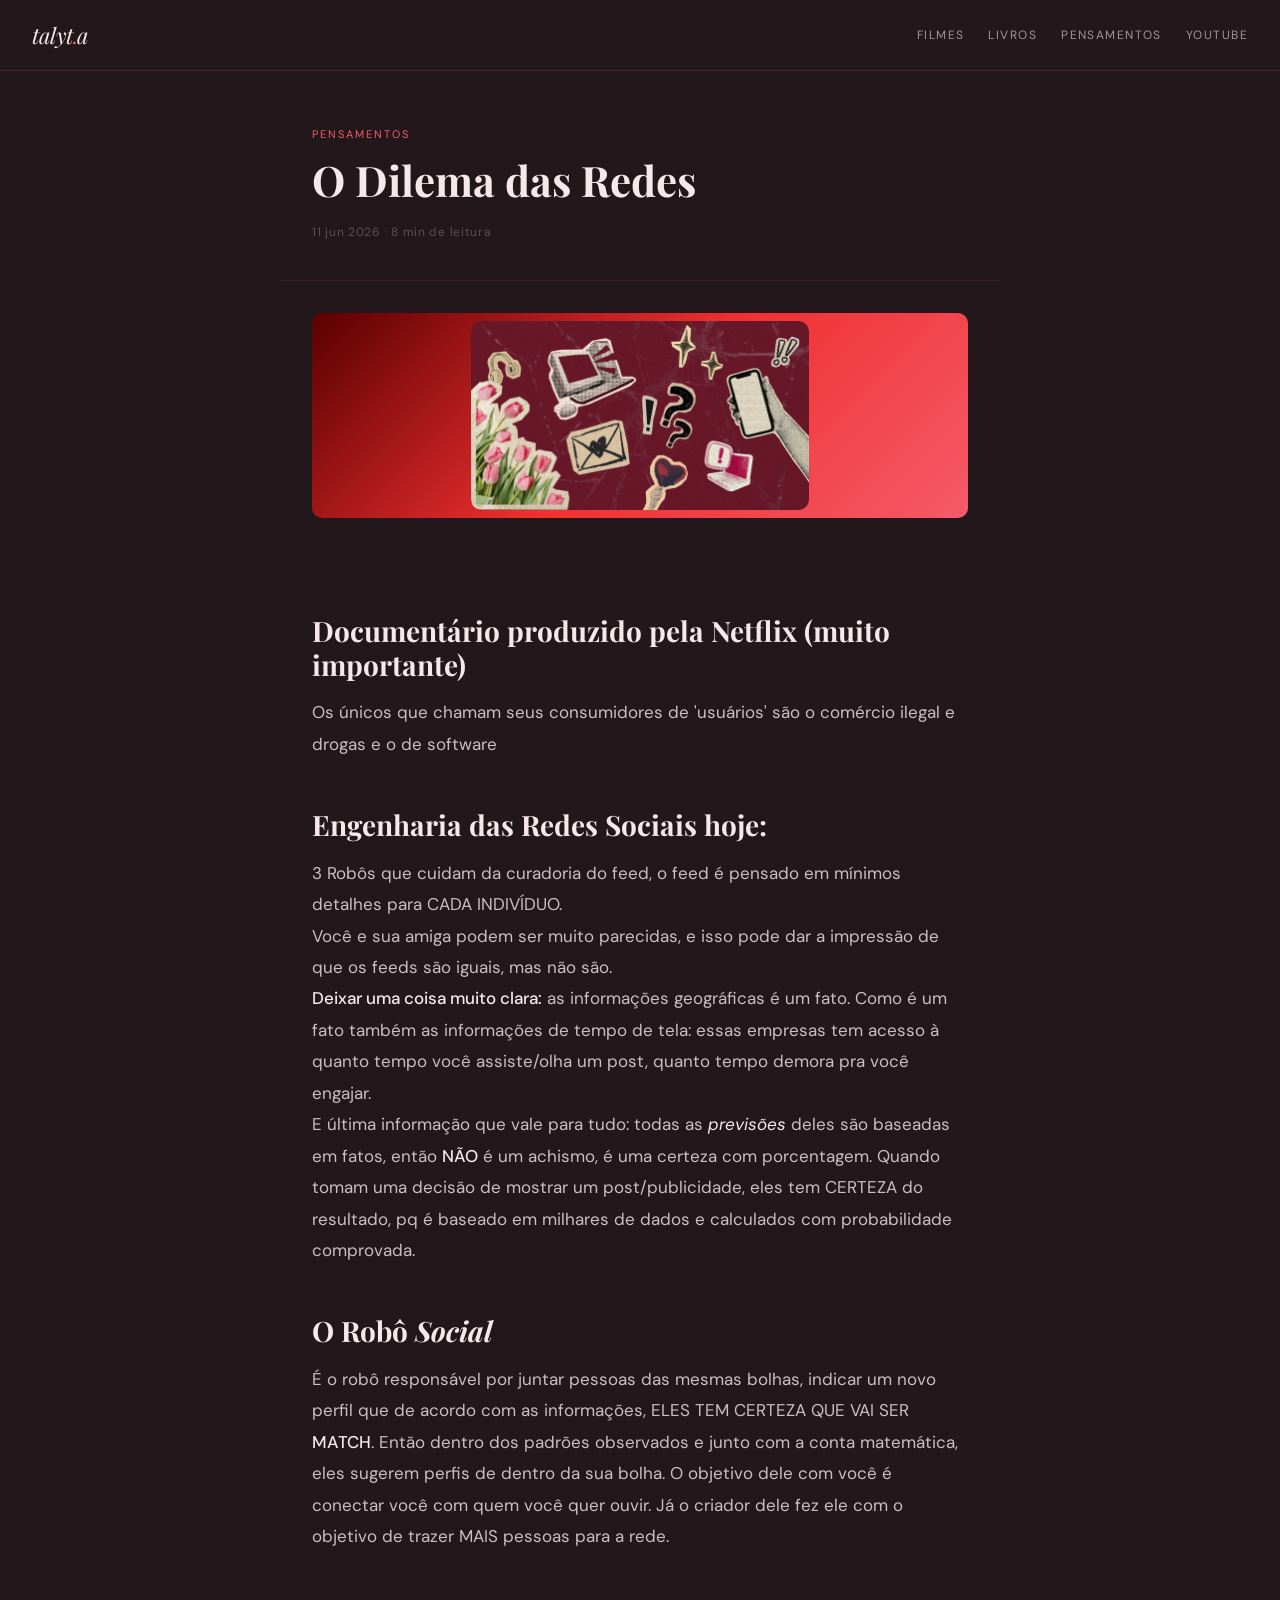
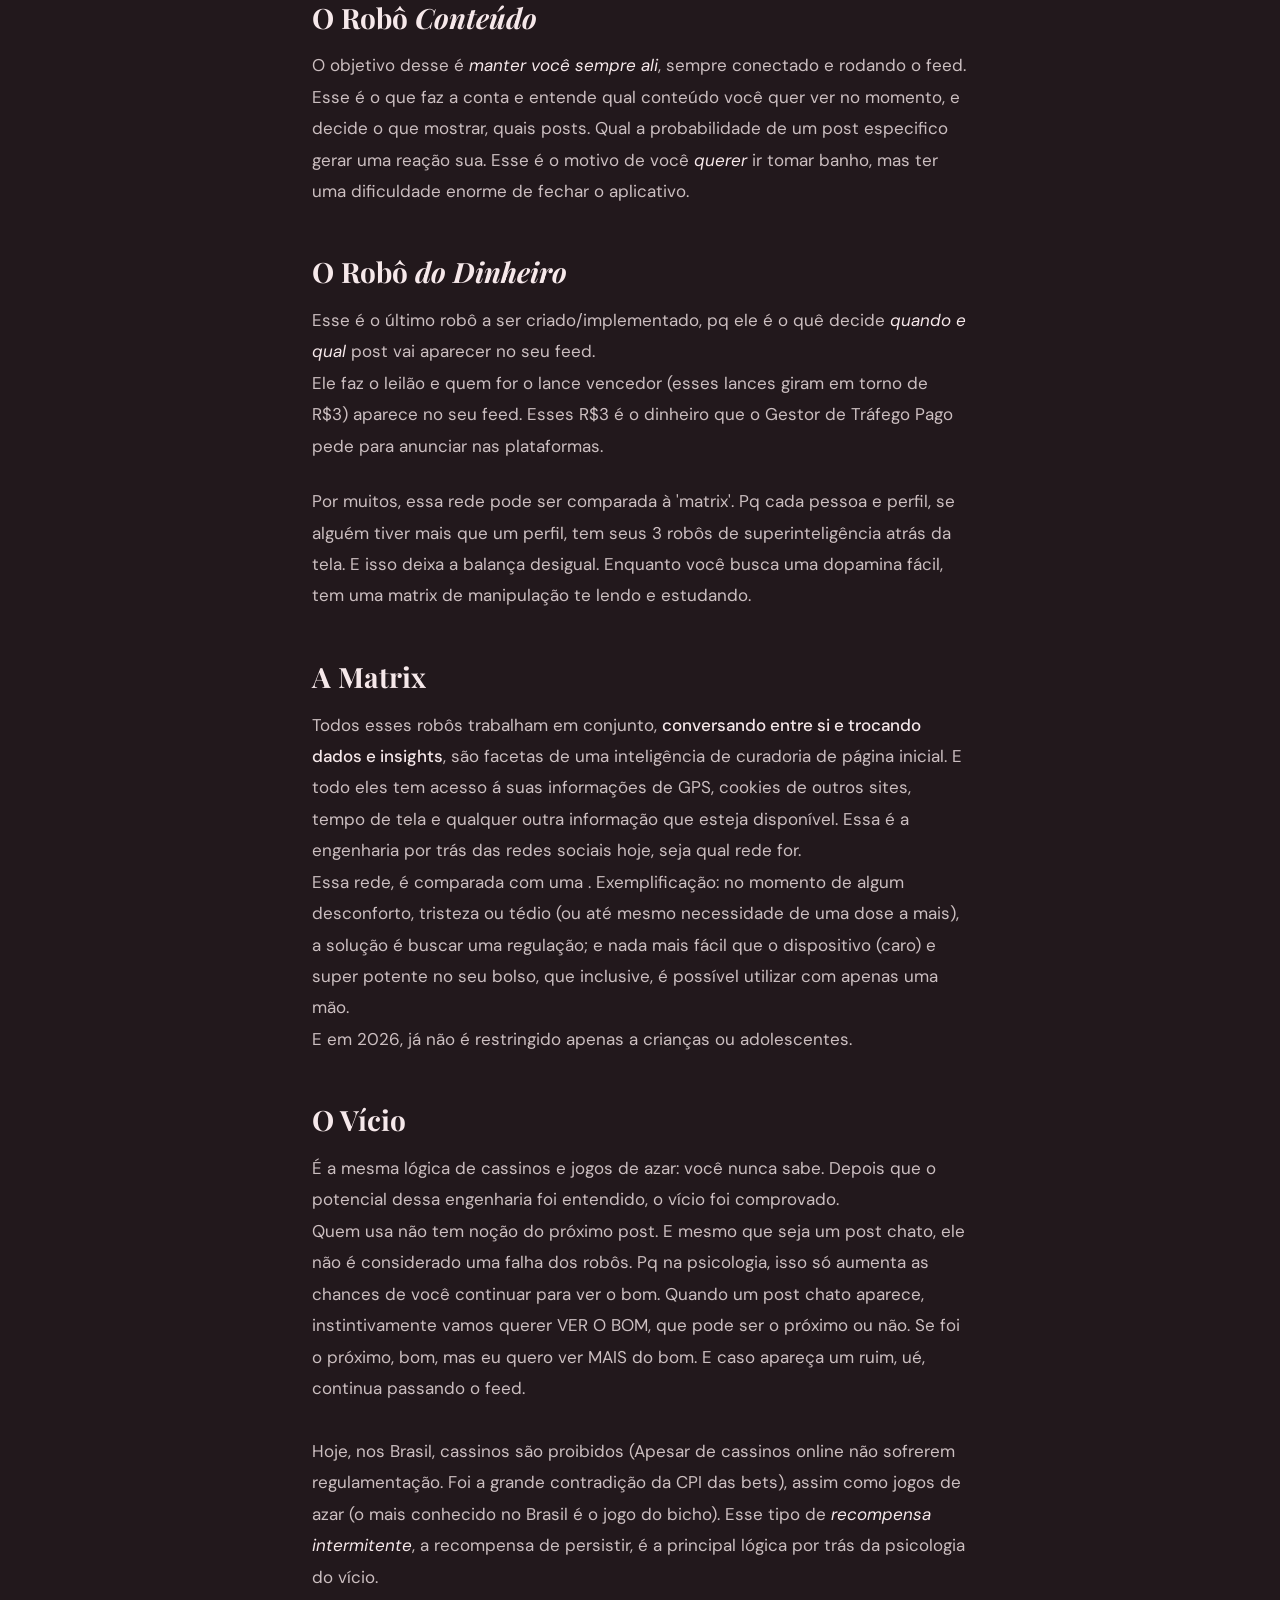
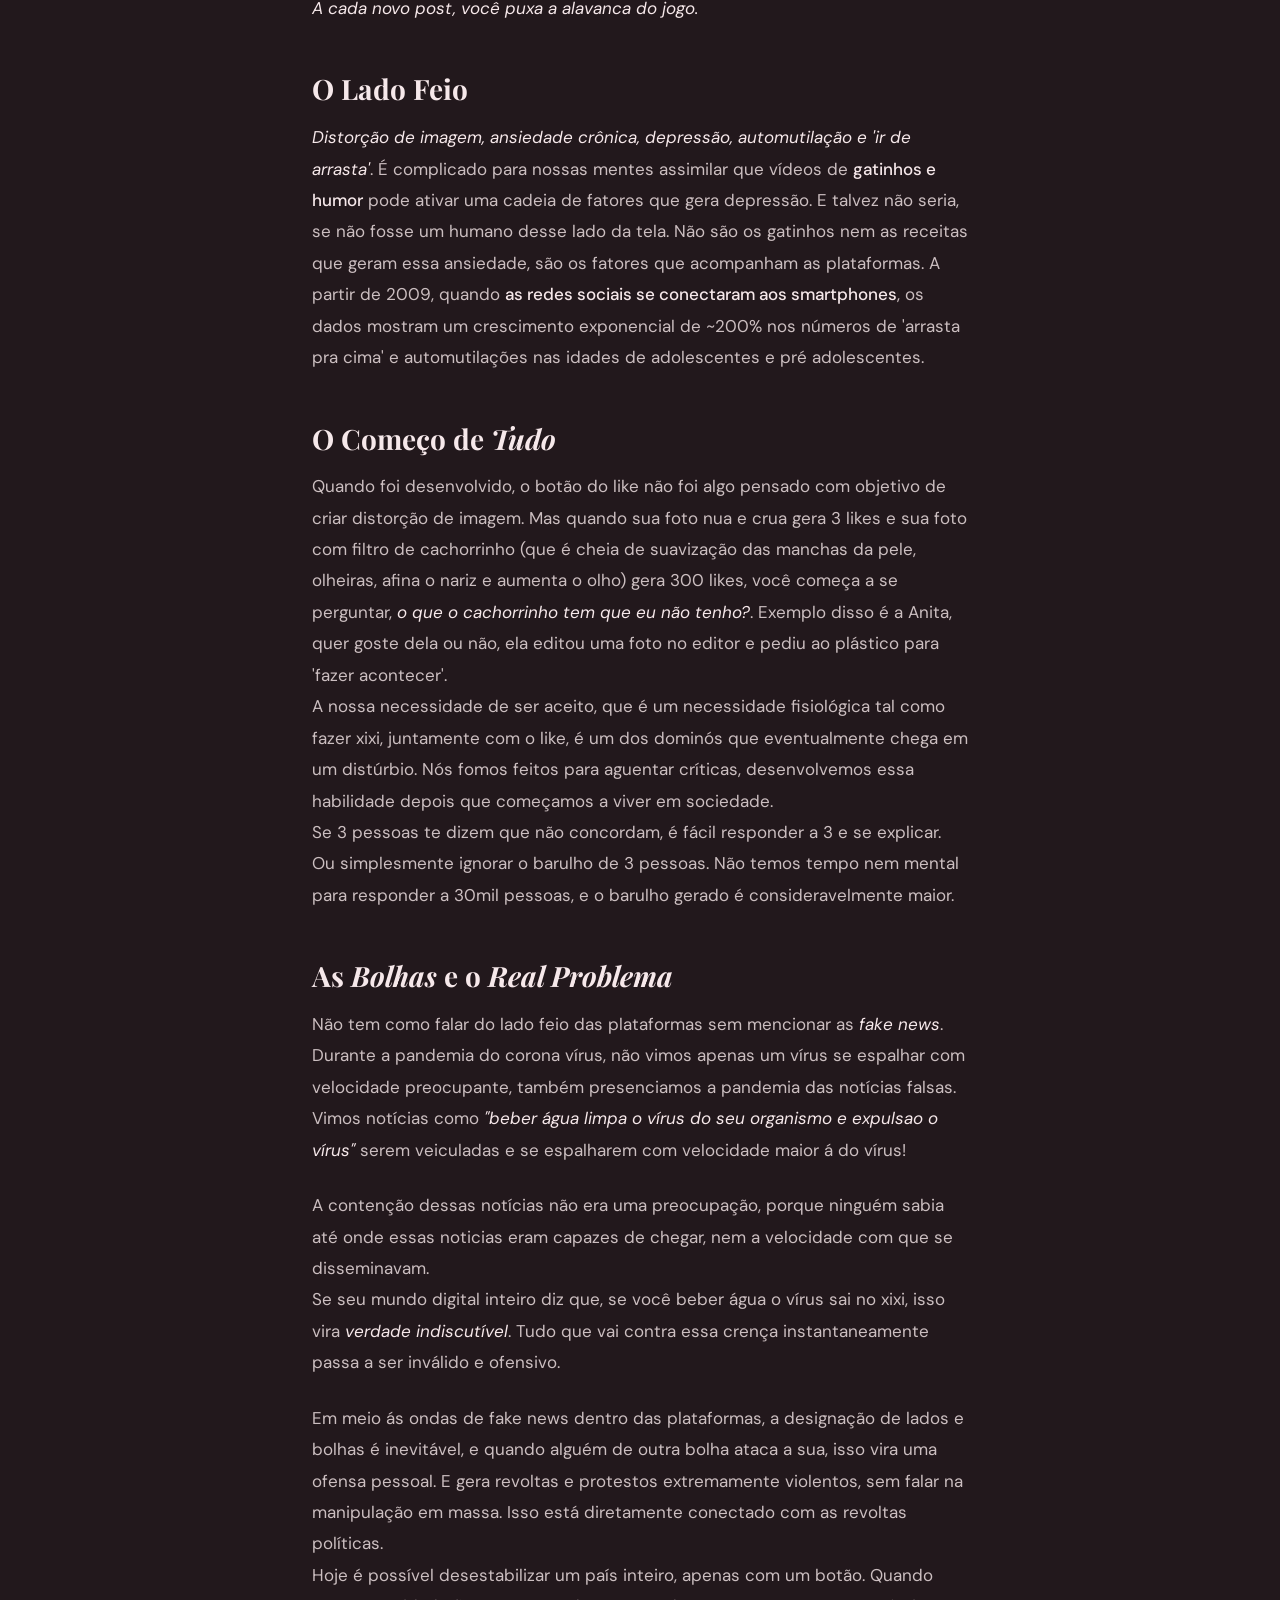
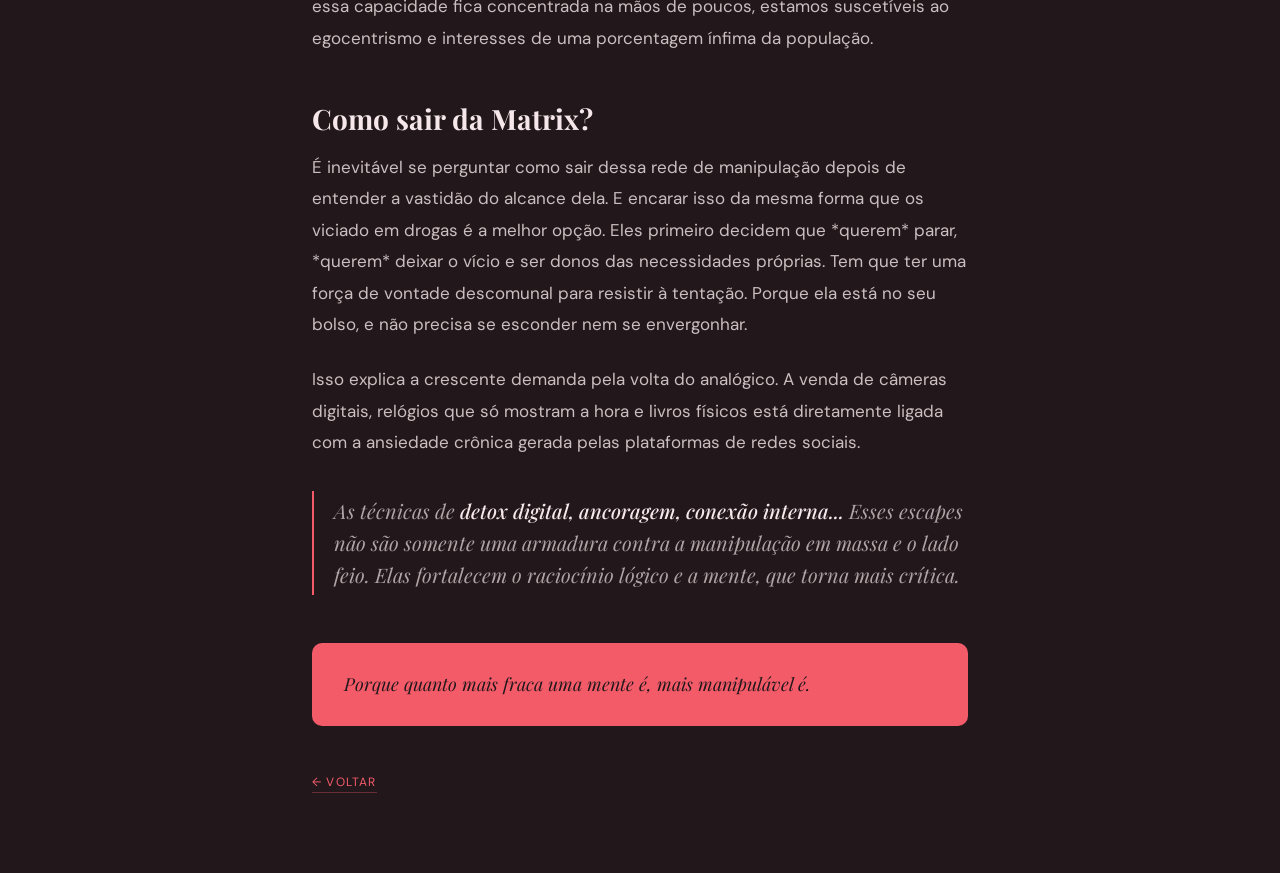
<file: posts/redes.html>
<!DOCTYPE html>
<html lang="pt-br">
<head>
  <meta charset="UTF-8">
  <meta name="viewport" content="width=device-width, initial-scale=1.0">

  <title>O Dilema das Redes · talyt.a</title>

  <link href="https://fonts.googleapis.com/css2?family=Playfair+Display:ital,wght@0,400;0,700;1,400;1,700&family=DM+Sans:wght@300;400;500&display=swap" rel="stylesheet">

  <style>
    * { box-sizing: border-box; margin: 0; padding: 0; }

    body {
      background: #22181c;
      color: #f6e8ea;
      font-family: 'DM Sans', sans-serif;
      min-height: 100vh;
    }

    .nav {
      display: flex;
      justify-content: space-between;
      align-items: center;
      padding: 20px 32px;
      border-bottom: 0.5px solid #f45b6930;
    }

    .nav-logo {
      font-family: 'Playfair Display', serif;
      font-style: italic;
      font-size: 22px;
      color: #f6e8ea;
      text-decoration: none;
      letter-spacing: -0.5px;
    }

    .nav-logo span { color: #f45b69; }

    .nav-links {
      display: flex;
      gap: 24px;
      font-size: 12px;
      letter-spacing: 0.12em;
      text-transform: uppercase;
      color: #f6e8ea99;
    }

    .nav-links a {
      color: inherit;
      text-decoration: none;
      transition: color 0.2s;
    }

    .nav-links a:hover { color: #f45b69; }

    .post-hero {
      max-width: 720px;
      margin: 0 auto;
      padding: 56px 32px 40px;
      border-bottom: 0.5px solid #f45b6920;
    }

    .post-cat {
      font-size: 11px;
      letter-spacing: 0.18em;
      text-transform: uppercase;
      color: #f45b69;
      margin-bottom: 16px;
    }

    .post-title {
      font-family: 'Playfair Display', serif;
      font-size: 42px;
      font-weight: 700;
      line-height: 1.12;
      color: #f6e8ea;
      margin-bottom: 20px;
    }

    .post-meta {
      font-size: 12px;
      color: #f6e8ea44;
      letter-spacing: 0.06em;
    }

    .post-cover {
      max-width: 720px;
      margin: 0 auto;
      padding: 0 32px;
    }

    .post-cover-inner {
      width: 100%;
      aspect-ratio: 16 / 5;
      background: linear-gradient(135deg, #5a0001 0%, #f13030 50%, #f45b69 100%);
      padding: 8px 16px;
      border-radius: 10px;
      overflow: hidden;
      margin: 32px auto 0;
      display: flex;
      align-items: center;
      justify-content: center;
    }

    .image-box {
      width: fit-content;
      height: 100%;
      border-radius: 10px;
      overflow: hidden;
    }

    .image-box img {
      height: 100%;
      width: auto;
      object-fit: contain;
      border-radius: 10px;
    }

    .post-content {
      max-width: 720px;
      margin: 0 auto;
      padding: 48px 32px 80px;
    }

    .post-content h2 {
      font-family: 'Playfair Display', serif;
      font-size: 28px;
      font-weight: 700;
      color: #f6e8ea;
      margin: 48px 0 16px;
      line-height: 1.2;
    }

    .post-content p {
      font-size: 17px;
      line-height: 1.85;
      color: #f6e8eacc;
      margin-bottom: 24px;
    }

    .post-content em {
      font-style: italic;
      color: #f6e8ea;
    }

    .post-content strong {
      font-weight: 500;
      color: #f6e8ea;
    }

    .post-content s { opacity: 0.4; }

    .post-quote {
      border-left: 2px solid #f45b69;
      padding: 4px 0 4px 20px;
      margin: 32px 0;
      font-family: 'Playfair Display', serif;
      font-style: italic;
      font-size: 20px;
      color: #f6e8eaaa;
      line-height: 1.6;
    }

    .post-img {
      width: 100%;
      aspect-ratio: 16 / 9;
      background: #f45b69;
      padding: 8px;
      border-radius: 10px;
      overflow: hidden;
      margin: 36px 0;
    }

    .post-img img {
      width: 100%;
      height: 100%;
      object-fit: contain;
      border-radius: 6px;
      display: block;
    }

    .post-verdict {
      background: #2e1f24;
      border: 0.5px solid #f45b6933;
      border-radius: 10px;
      padding: 28px 32px;
      margin: 48px 0;
    }

    .post-verdict-label {
      font-size: 11px;
      letter-spacing: 0.18em;
      text-transform: uppercase;
      color: #f45b69;
      margin-bottom: 12px;
    }

    .post-verdict p {
      font-size: 16px;
      color: #f6e8eacc;
      line-height: 1.7;
      margin: 0;
    }

    .post-question {
      background: #f45b69;
      border-radius: 10px;
      padding: 28px 32px;
      margin-top: 48px;
    }

    .post-question p {
      font-family: 'Playfair Display', serif;
      font-size: 18px;
      font-style: italic;
      color: #22181c;
      line-height: 1.5;
      margin: 0;
    }

    .post-back {
      display: inline-block;
      margin-top: 48px;
      font-size: 12px;
      letter-spacing: 0.1em;
      text-transform: uppercase;
      color: #f45b69;
      text-decoration: none;
      border-bottom: 0.5px solid #f45b6955;
      padding-bottom: 2px;
    }

    /* MOBILE */
    @media (max-width: 768px) {
      .nav { padding: 16px 20px; }
      .nav-links { display: none; }
      .post-hero { padding: 36px 20px 32px; }
      .post-title { font-size: 28px; }
      .post-cover { max-width: 100%; padding: 0 56px; }
      .post-cover-inner { aspect-ratio: 3 / 2; }
      .image-box { width: 100%; height: 100%; overflow: hidden; }
      .image-box img { width: 100%; height: 100%; object-fit: contain; display: block; }
      .post-content { padding: 36px 20px 60px; }
      .post-content p { font-size: 16px; }
      .post-content h2 { font-size: 22px; }
      .post-verdict { padding: 20px; }
      .post-question { padding: 20px; }
    }

    /* DESKTOP */
    @media (min-width: 769px) {
      .post-cover { max-width: 720px; padding: 0 32px; }
    }
  </style>
</head>

<body>

  <nav class="nav">
    <a href="../index.html" class="nav-logo">talyt<span>.</span>a</a>
    <div class="nav-links">
      <a href="#">filmes</a>
      <a href="#">livros</a>
      <a href="#">pensamentos</a>
      <a href="#">youtube</a>
    </div>
  </nav>

  <div class="post-hero">
    <!-- MUDA: categoria (cinema / livros / pensamentos) -->
    <div class="post-cat">pensamentos</div>
    <!-- MUDA: título do post -->
    <h1 class="post-title">O Dilema das Redes</h1>
    <!-- MUDA: data e tempo de leitura -->
    <div class="post-meta">11 jun 2026 · 8 min de leitura</div>
  </div>

  <div class="post-cover">
    <div class="post-cover-inner">
      <div class="image-box">
        <img src="../imagens/redes.png" alt="capa do post">
      </div>
    </div>
  </div>

  <div class="post-content">


    <h2>Documentário produzido pela Netflix (muito importante)</h2>
    <p>Os únicos que chamam seus consumidores de 'usuários' são o comércio ilegal e drogas e o de software</p>
	
	<h2> Engenharia das Redes Sociais hoje:</h2>
	<p> 3 Robôs que cuidam da curadoria do feed, o feed é pensado em mínimos detalhes para CADA INDIVÍDUO. 
    <br>Você e sua amiga podem ser muito parecidas, e isso pode dar a impressão de que os feeds são iguais, mas não são. 
    <br><strong>Deixar uma coisa muito clara:</strong> as informações geográficas é um fato. Como é um fato também as informações de tempo de tela: essas empresas tem acesso à quanto tempo você assiste/olha um post, quanto tempo demora pra você engajar. 
    <br>E última informação que vale para tudo: todas as <em>previsões</em> deles são baseadas em fatos, então <strong>NÃO</strong> é um achismo, é uma certeza com porcentagem. Quando tomam uma decisão de mostrar um post/publicidade, eles tem CERTEZA do resultado, pq é baseado em milhares de dados e calculados com probabilidade comprovada.</p>
		
	<h2>O Robô <em>Social</em></h2>
	<p> É o robô responsável por juntar pessoas das mesmas bolhas, indicar um novo perfil que de acordo com as informações, ELES TEM CERTEZA QUE VAI SER <strong>MATCH</strong>. Então dentro dos padrões observados e junto com a conta matemática, eles sugerem perfis de dentro da sua bolha. O objetivo dele com você é conectar você com quem você quer ouvir. Já o criador dele fez ele com o objetivo de trazer MAIS pessoas para a rede.</p>

	<h2>O Robô <em>Conteúdo</em></h2>
    <p> O objetivo desse é <em>manter você sempre ali</em>, sempre conectado e rodando o feed. Esse é o que faz a conta e entende qual conteúdo você quer ver no momento, e decide o que mostrar, quais posts. Qual a probabilidade de um post especifico gerar uma reação sua. Esse é o motivo de você <em>querer</em> ir tomar banho, mas ter uma dificuldade enorme de fechar o aplicativo.</p>

    <h2>O Robô <em>do Dinheiro</em></h2>
    <p>Esse é o último robô a ser criado/implementado, pq ele é o quê decide <em>quando e qual</em> post vai aparecer no seu feed. <br>Ele faz o leilão e quem for o lance vencedor (esses lances giram em torno de R$3) aparece no seu feed. Esses R$3 é o dinheiro que o Gestor de Tráfego Pago pede para anunciar nas plataformas.</p>

	<p>Por muitos, essa rede pode ser comparada à 'matrix'. Pq cada pessoa e perfil, se alguém tiver mais que um perfil, tem seus 3 robôs de superinteligência atrás da tela. E isso deixa a balança desigual. 
Enquanto você busca uma dopamina fácil, tem uma matrix de manipulação te lendo e estudando.</p>
	
	  <h2>A Matrix</h2>
	    <p>Todos esses robôs trabalham em conjunto, <strong>conversando entre si e trocando dados e insights</strong>, são facetas de uma inteligência de curadoria de página inicial. E todo eles tem acesso á suas informações de GPS, cookies de outros sites, tempo de tela e qualquer outra informação que esteja disponível. 
Essa é a engenharia por trás das redes sociais hoje, seja qual rede for. 
        <br>Essa rede, é comparada com uma <em<chupeta de regulação emocional</em>. Exemplificação: no momento de algum desconforto, tristeza ou tédio (ou até mesmo necessidade de uma dose a mais), a solução é buscar uma regulação; e nada mais fácil que o dispositivo (caro) e super potente no seu bolso, que inclusive, é possível utilizar com apenas uma mão.
<br>E em 2026, já não é restringido apenas a crianças ou adolescentes.</p>
	
	  <h2>O Vício</h2>
	    <p>É a mesma lógica de cassinos e jogos de azar: você nunca sabe. Depois que o potencial dessa engenharia foi entendido, o vício foi comprovado.  
        <br>Quem usa não tem noção do próximo post. E mesmo que seja um post chato, ele não é considerado uma falha dos robôs. Pq na psicologia, isso só aumenta as chances de você continuar para ver o bom. Quando um post chato aparece, instintivamente vamos querer VER O BOM, que pode ser o próximo ou não. Se foi o próximo, bom, mas eu quero ver MAIS do bom. E caso apareça um ruim, ué, continua passando o feed.
<br><br>Hoje, nos Brasil, cassinos são proibidos (Apesar de cassinos online não sofrerem regulamentação. Foi a grande contradição da CPI das bets), assim como jogos de azar (o mais conhecido no Brasil é o jogo do bicho). Esse tipo de <em>recompensa intermitente</em>, a recompensa de persistir, é a principal lógica por trás da psicologia do vício. <br><em>A cada novo post, você puxa a alavanca do jogo.</em> </p>
	<h2>O Lado Feio</h2>
  <p><em>Distorção de imagem, ansiedade crônica, depressão, automutilação e 'ir de arrasta'</em>. É complicado para nossas mentes assimilar que vídeos de <strong>gatinhos e humor</strong> pode ativar uma cadeia de fatores que gera depressão. E talvez não seria, se não fosse um humano desse lado da tela. Não são os gatinhos nem as receitas que geram essa ansiedade, são os fatores que acompanham as plataformas. 
    A partir de 2009, quando <strong>as redes sociais se conectaram aos smartphones</strong>, os dados mostram um crescimento exponencial de ~200% nos números de 'arrasta pra cima' e automutilações nas idades de adolescentes e pré adolescentes.</p>
  <h2>O Começo de <em>Tudo</em></h2>
      <p>Quando foi desenvolvido, o botão do like não foi algo pensado com objetivo de criar distorção de imagem. Mas quando sua foto nua e crua gera 3 likes e sua foto com filtro de cachorrinho (que é cheia de suavização das manchas da pele, olheiras, afina o nariz e aumenta o olho) gera 300 likes, você começa a se perguntar, <em>o que o cachorrinho tem que eu não tenho?</em>. Exemplo disso é a Anita, quer goste dela ou não, ela editou uma foto no editor e pediu ao plástico para 'fazer acontecer'. 
<br>A nossa necessidade de ser aceito, que é um necessidade fisiológica tal como fazer xixi, juntamente com o like, é um dos dominós que eventualmente chega em um distúrbio. Nós fomos feitos para aguentar críticas, desenvolvemos essa habilidade depois que começamos a viver em sociedade. 
<br>Se 3 pessoas te dizem que não concordam, é fácil responder a 3 e se explicar. Ou simplesmente ignorar o barulho de 3 pessoas. Não temos tempo nem mental para responder a 30mil pessoas, e o barulho gerado é consideravelmente maior.</p>
      <h2>As <em>Bolhas</em> e o <em>Real Problema</em></h2>
  <p>Não tem como falar do lado feio das plataformas sem mencionar as <em>fake news</em>. 
Durante a  pandemia do corona vírus, não vimos apenas um vírus se espalhar com velocidade preocupante, também presenciamos a pandemia das notícias falsas. Vimos notícias como <em>"beber água limpa o vírus do seu organismo e expulsao o vírus"</em> serem veiculadas e se espalharem com velocidade maior á do vírus!</p>
<p>A contenção dessas notícias não era uma preocupação, porque ninguém sabia até onde essas noticias eram capazes de chegar, nem a velocidade com que se disseminavam. 
<br>Se seu mundo digital inteiro diz que, se você beber água o vírus sai no xixi, isso vira <em>verdade indiscutível</em>. Tudo que vai contra essa crença instantaneamente passa a ser inválido e ofensivo.</p>
      <p>Em meio ás ondas de fake news dentro das plataformas, a designação de lados e bolhas é inevitável, e quando alguém de outra bolha ataca a sua, isso vira uma ofensa pessoal. 
E gera revoltas e protestos extremamente violentos, sem falar na manipulação em massa. Isso está diretamente conectado com as revoltas políticas. 
<br>Hoje é possível desestabilizar um país inteiro, apenas com um botão. Quando essa capacidade fica concentrada na mãos de poucos, estamos suscetíveis ao egocentrismo e interesses de uma porcentagem ínfima da população.</p>
      
      <h2>Como sair da Matrix?</h2>
     <p>É inevitável se perguntar como sair dessa rede de manipulação depois de entender a vastidão do alcance dela. E encarar isso da mesma forma que os viciado em drogas é a melhor opção. 
Eles primeiro decidem que *querem* parar, *querem* deixar o vício e ser donos das necessidades próprias. Tem que ter uma força de vontade descomunal para resistir à tentação. Porque ela está no seu bolso, e não precisa se esconder nem se envergonhar.</p>
<p>Isso explica a crescente demanda pela volta do analógico. A venda de câmeras digitais, relógios que só mostram a hora e livros físicos está diretamente ligada com a ansiedade crônica gerada pelas plataformas de redes sociais.</p>
    
  <div class="post-quote">As técnicas de <strong>detox digital, ancoragem, conexão interna...</strong> Esses escapes não são somente uma armadura contra a manipulação em massa e o lado feio. Elas fortalecem o raciocínio lógico e a mente, que torna mais crítica.</div>

    <div class="post-question">
      <p>Porque quanto mais fraca uma mente é, mais manipulável é.</p>
    </div>

    <a href="../index.html" class="post-back">← voltar</a>

  </-->

</body>
</html>
</file>
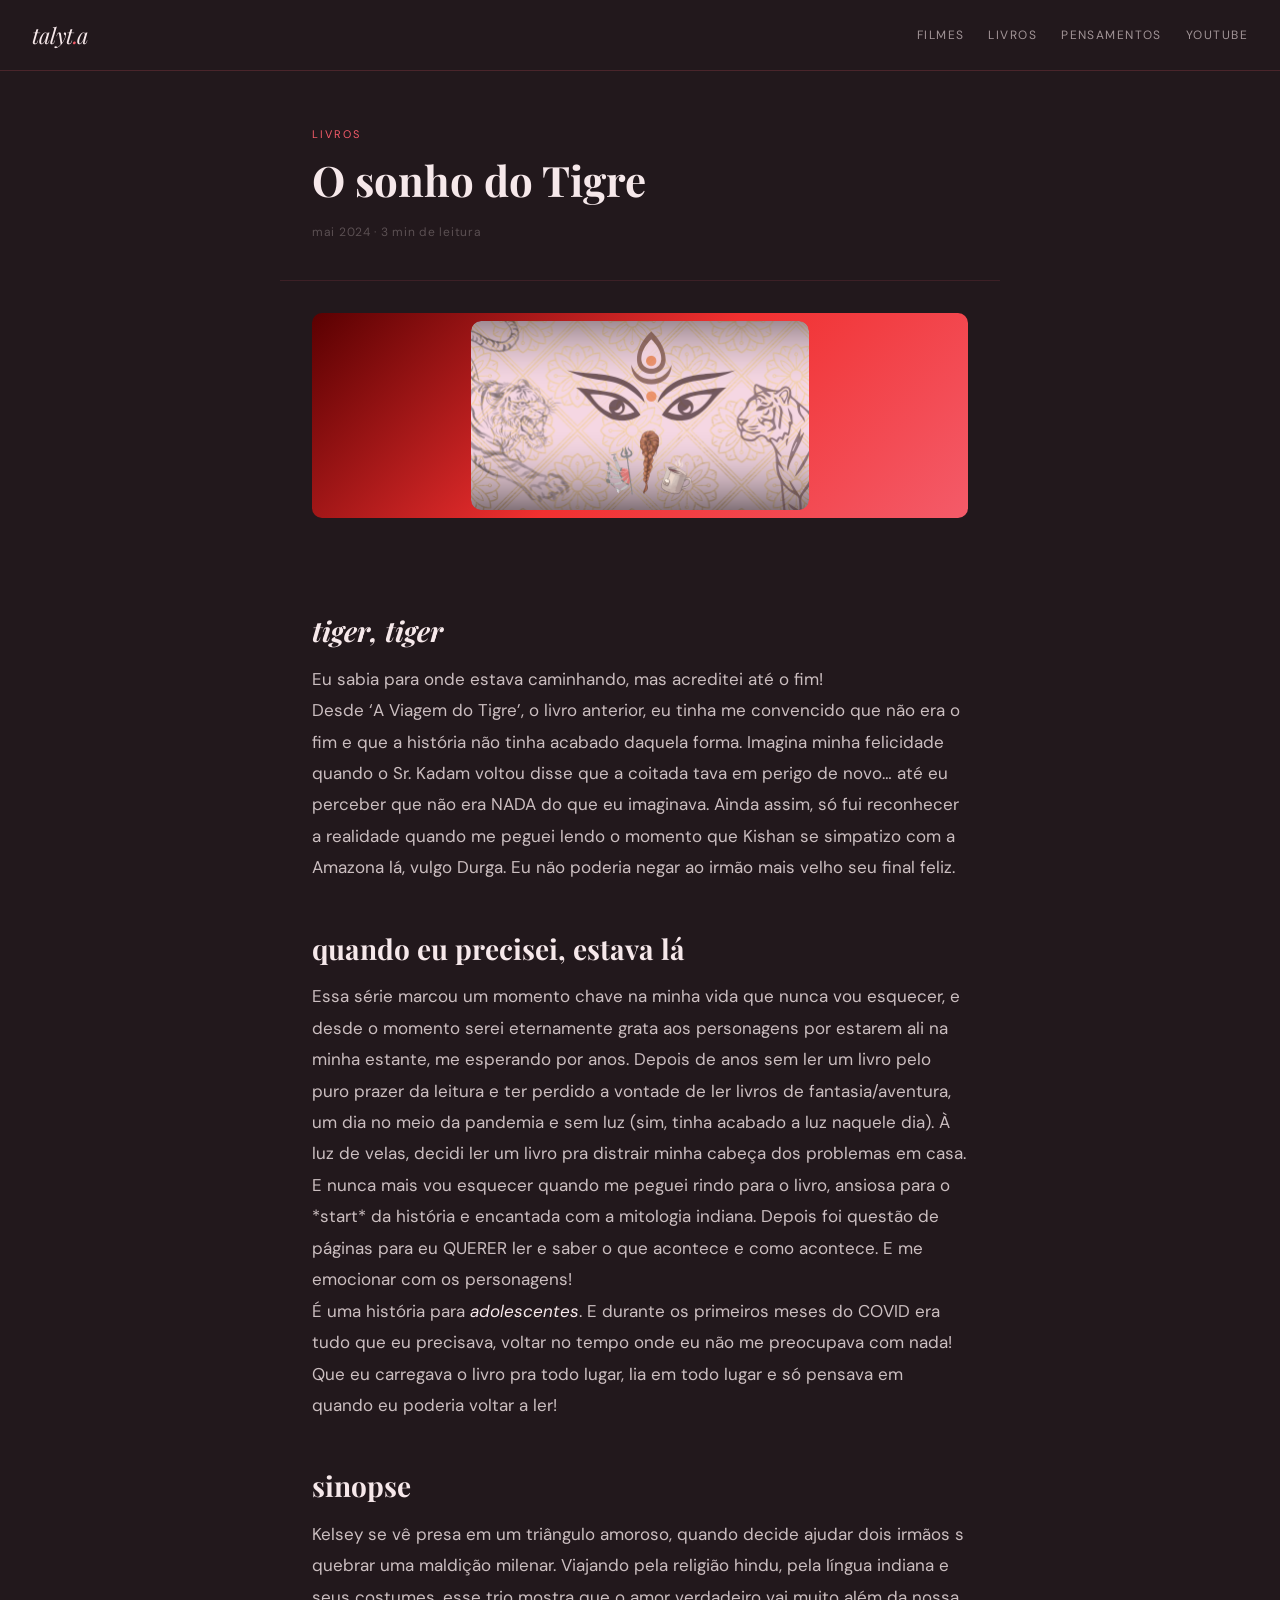
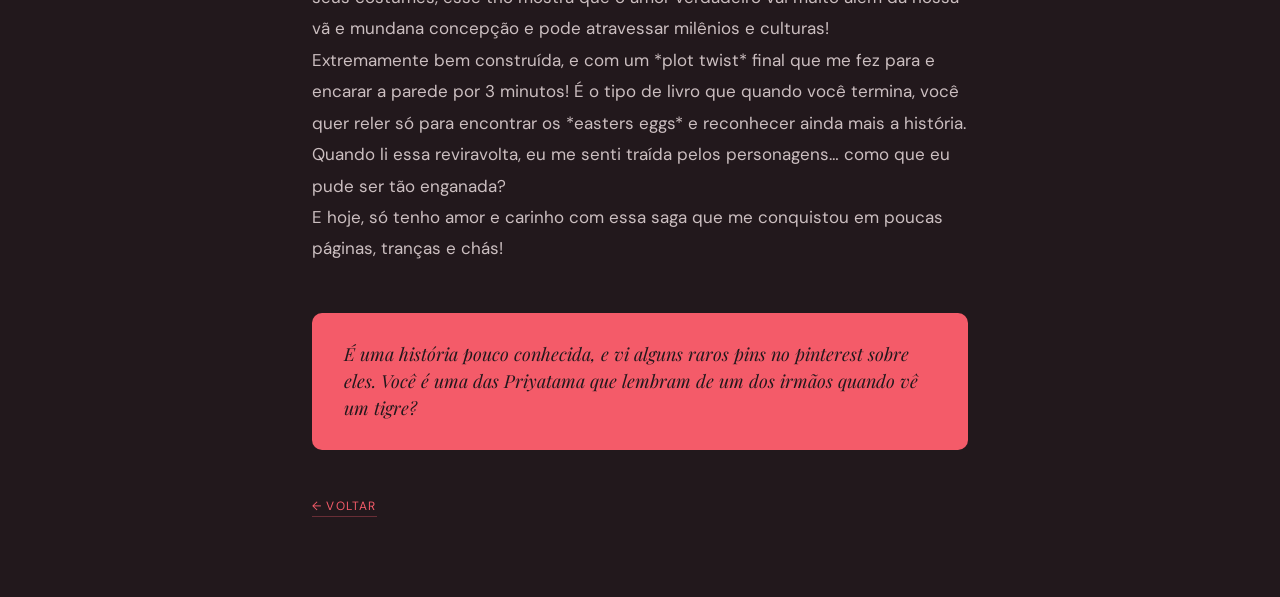
<file: posts/tiger.html>
<!DOCTYPE html>
<html lang="pt-br">
<head>
  <meta charset="UTF-8">
  <meta name="viewport" content="width=device-width, initial-scale=1.0">

  <!-- MUDA: título do post -->
  <title>O Sonho do Tigre · talyt.a</title>

  <link href="https://fonts.googleapis.com/css2?family=Playfair+Display:ital,wght@0,400;0,700;1,400;1,700&family=DM+Sans:wght@300;400;500&display=swap" rel="stylesheet">

  <style>
    * { box-sizing: border-box; margin: 0; padding: 0; }

    body {
      background: #22181c;
      color: #f6e8ea;
      font-family: 'DM Sans', sans-serif;
      min-height: 100vh;
    }

    .nav {
      display: flex;
      justify-content: space-between;
      align-items: center;
      padding: 20px 32px;
      border-bottom: 0.5px solid #f45b6930;
    }

    .nav-logo {
      font-family: 'Playfair Display', serif;
      font-style: italic;
      font-size: 22px;
      color: #f6e8ea;
      text-decoration: none;
      letter-spacing: -0.5px;
    }

    .nav-logo span { color: #f45b69; }

    .nav-links {
      display: flex;
      gap: 24px;
      font-size: 12px;
      letter-spacing: 0.12em;
      text-transform: uppercase;
      color: #f6e8ea99;
    }

    .nav-links a {
      color: inherit;
      text-decoration: none;
      transition: color 0.2s;
    }

    .nav-links a:hover { color: #f45b69; }

    .post-hero {
      max-width: 720px;
      margin: 0 auto;
      padding: 56px 32px 40px;
      border-bottom: 0.5px solid #f45b6920;
    }

    .post-cat {
      font-size: 11px;
      letter-spacing: 0.18em;
      text-transform: uppercase;
      color: #f45b69;
      margin-bottom: 16px;
    }

    .post-title {
      font-family: 'Playfair Display', serif;
      font-size: 42px;
      font-weight: 700;
      line-height: 1.12;
      color: #f6e8ea;
      margin-bottom: 20px;
    }

    .post-meta {
      font-size: 12px;
      color: #f6e8ea44;
      letter-spacing: 0.06em;
    }

    .post-cover {
      max-width: 720px;
      margin: 0 auto;
      padding: 0 32px;
    }

    .post-cover-inner {
      width: 100%;
      aspect-ratio: 16 / 5;
      background: linear-gradient(135deg, #5a0001 0%, #f13030 50%, #f45b69 100%);
      padding: 8px 16px;
      border-radius: 10px;
      overflow: hidden;
      margin: 32px auto 0;
      display: flex;
      align-items: center;
      justify-content: center;
    }

    .image-box {
      width: fit-content;
      height: 100%;
      border-radius: 10px;
      overflow: hidden;
    }

    .image-box img {
      height: 100%;
      width: auto;
      object-fit: contain;
      border-radius: 10px;
    }

    .post-content {
      max-width: 720px;
      margin: 0 auto;
      padding: 48px 32px 80px;
    }

    .post-content h2 {
      font-family: 'Playfair Display', serif;
      font-size: 28px;
      font-weight: 700;
      color: #f6e8ea;
      margin: 48px 0 16px;
      line-height: 1.2;
    }

    .post-content p {
      font-size: 17px;
      line-height: 1.85;
      color: #f6e8eacc;
      margin-bottom: 24px;
    }

    .post-content em {
      font-style: italic;
      color: #f6e8ea;
    }

    .post-content strong {
      font-weight: 500;
      color: #f6e8ea;
    }

    .post-content s { opacity: 0.4; }

    .post-quote {
      border-left: 2px solid #f45b69;
      padding: 4px 0 4px 20px;
      margin: 32px 0;
      font-family: 'Playfair Display', serif;
      font-style: italic;
      font-size: 20px;
      color: #f6e8eaaa;
      line-height: 1.6;
    }

    .post-img {
      width: 100%;
      aspect-ratio: 16 / 9;
      background: #f45b69;
      padding: 8px;
      border-radius: 10px;
      overflow: hidden;
      margin: 36px 0;
    }

    .post-img img {
      width: 100%;
      height: 100%;
      object-fit: contain;
      border-radius: 6px;
      display: block;
    }

    .post-verdict {
      background: #2e1f24;
      border: 0.5px solid #f45b6933;
      border-radius: 10px;
      padding: 28px 32px;
      margin: 48px 0;
    }

    .post-verdict-label {
      font-size: 11px;
      letter-spacing: 0.18em;
      text-transform: uppercase;
      color: #f45b69;
      margin-bottom: 12px;
    }

    .post-verdict p {
      font-size: 16px;
      color: #f6e8eacc;
      line-height: 1.7;
      margin: 0;
    }

    .post-question {
      background: #f45b69;
      border-radius: 10px;
      padding: 28px 32px;
      margin-top: 48px;
    }

    .post-question p {
      font-family: 'Playfair Display', serif;
      font-size: 18px;
      font-style: italic;
      color: #22181c;
      line-height: 1.5;
      margin: 0;
    }

    .post-back {
      display: inline-block;
      margin-top: 48px;
      font-size: 12px;
      letter-spacing: 0.1em;
      text-transform: uppercase;
      color: #f45b69;
      text-decoration: none;
      border-bottom: 0.5px solid #f45b6955;
      padding-bottom: 2px;
    }

    /* MOBILE */
    @media (max-width: 768px) {
      .nav { padding: 16px 20px; }
      .nav-links { display: none; }
      .post-hero { padding: 36px 20px 32px; }
      .post-title { font-size: 28px; }
      .post-cover { max-width: 100%; padding: 0 56px; }
      .post-cover-inner { aspect-ratio: 3 / 2; }
      .image-box { width: 100%; height: 100%; overflow: hidden; }
      .image-box img { width: 100%; height: 100%; object-fit: contain; display: block; }
      .post-content { padding: 36px 20px 60px; }
      .post-content p { font-size: 16px; }
      .post-content h2 { font-size: 22px; }
      .post-verdict { padding: 20px; }
      .post-question { padding: 20px; }
    }

    /* DESKTOP */
    @media (min-width: 769px) {
      .post-cover { max-width: 720px; padding: 0 32px; }
    }
  </style>
</head>

<body>

  <nav class="nav">
    <a href="../index.html" class="nav-logo">talyt<span>.</span>a</a>
    <div class="nav-links">
      <a href="#">filmes</a>
      <a href="#">livros</a>
      <a href="#">pensamentos</a>
      <a href="#">youtube</a>
    </div>
  </nav>

  <div class="post-hero">
    <!-- MUDA: categoria (cinema / livros / pensamentos) -->
    <div class="post-cat">livros</div>
    <h1 class="post-title">O sonho do Tigre</h1>
    <div class="post-meta">mai 2024 · 3 min de leitura</div>
  </div>

  <div class="post-cover">
    <div class="post-cover-inner">
      <div class="image-box">
        <img src="../imagens/tiger.png" alt="DESCRIÇÃO">
      </div>
    </div>
  </div>

  <div class="post-content">

    <h2><em>tiger, tiger</em></h2>
    <p>Eu sabia para onde estava caminhando, mas acreditei até o fim!<br>
Desde ‘A Viagem do Tigre’, o livro anterior, eu tinha me convencido que não era o fim e que a história não tinha acabado daquela forma. Imagina minha felicidade quando o Sr. Kadam voltou disse que a coitada tava em perigo de novo… até eu perceber que não era NADA do que eu imaginava. Ainda assim, só fui reconhecer a realidade quando me peguei lendo o momento que  Kishan se simpatizo com a Amazona lá, vulgo Durga. Eu não poderia negar ao irmão mais velho seu final feliz.</p>
    <h2>quando eu precisei, estava lá</h2>
    <p> Essa série marcou um momento chave na minha vida que nunca vou esquecer, e desde o momento serei eternamente grata aos personagens por estarem ali na minha estante, me esperando por anos. Depois de anos sem ler um livro pelo puro prazer da leitura e ter perdido a vontade de ler livros de fantasia/aventura, um dia no meio da pandemia e sem luz (sim, tinha acabado a luz naquele dia). À luz de velas, decidi ler um livro pra distrair minha cabeça dos problemas em casa. E nunca mais vou esquecer quando me peguei rindo para o livro, ansiosa para o *start* da história e encantada com a mitologia indiana. Depois foi questão de páginas para eu QUERER ler e saber o que acontece e como acontece. E me emocionar com os personagens!<br>
      É uma história para <em>adolescentes</em>. E durante os primeiros meses do COVID era tudo que eu precisava, voltar no tempo onde eu não me preocupava com nada! Que eu carregava o livro pra todo lugar, lia em todo lugar e só pensava em quando eu poderia voltar a ler!</p>
    <h2>sinopse</h2>
    <p>Kelsey se vê presa em um triângulo amoroso, quando decide ajudar dois irmãos s quebrar uma maldição milenar. Viajando pela religião hindu, pela língua indiana e seus costumes, esse trio mostra que o amor verdadeiro vai muito além da nossa vã e mundana concepção e pode atravessar milênios e culturas!<br>
Extremamente bem construída, e com um *plot twist* final que me fez para e encarar a parede por 3 minutos! É o tipo de livro que quando você termina, você quer reler só para encontrar os *easters eggs* e reconhecer ainda mais a história. Quando li essa reviravolta, eu me senti traída pelos personagens… como que eu pude ser tão enganada?<br>
E hoje, só tenho amor e carinho com essa saga que me conquistou em poucas páginas, tranças e chás!

    <div class="post-question">
      <p>É uma história pouco conhecida, e vi alguns raros pins no pinterest sobre eles. Você é uma das Priyatama que lembram de um dos irmãos quando vê um tigre?</p>
    </div>

    <a href="../index.html" class="post-back">← voltar</a>

  </div>

</body>
</html>
</file>
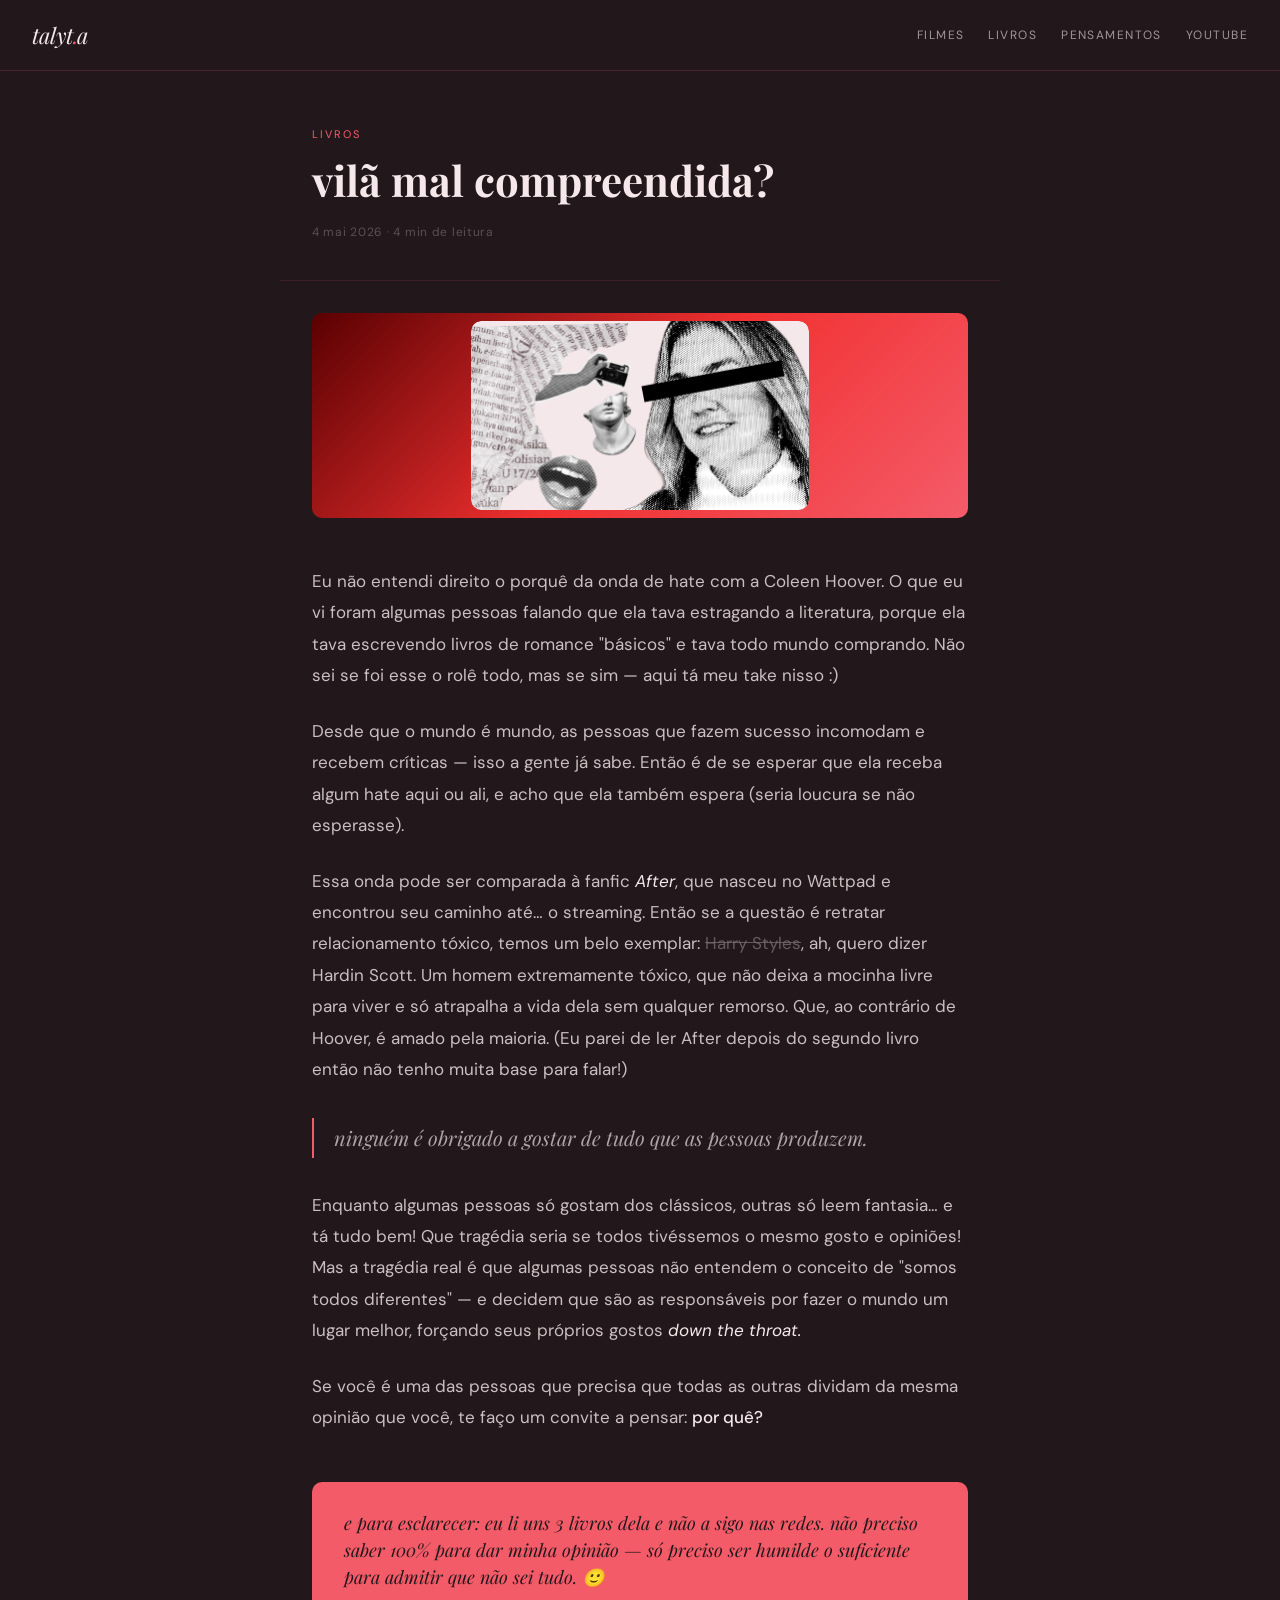
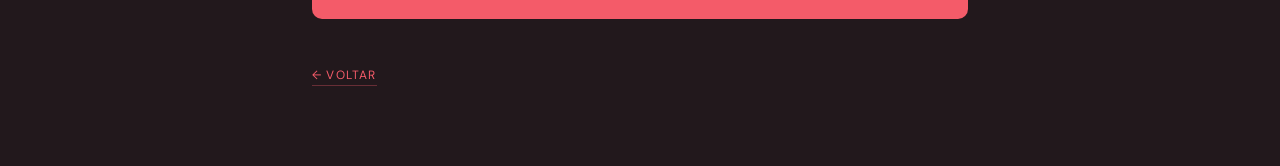
<file: posts/vila-mal-compreendida.html>
<!DOCTYPE html>
<html lang="pt-br">
<head>
  <meta charset="UTF-8">
  <meta name="viewport" content="width=device-width, initial-scale=1.0">
  <title>vilã mal compreendida? · talyt.a</title>
  <link href="https://fonts.googleapis.com/css2?family=Playfair+Display:ital,wght@0,400;0,700;1,400;1,700&family=DM+Sans:wght@300;400;500&display=swap" rel="stylesheet">

  <style>
    * { box-sizing: border-box; margin: 0; padding: 0; }

    body {
      background: #22181c;
      color: #f6e8ea;
      font-family: 'DM Sans', sans-serif;
      min-height: 100vh;
    }

    .nav {
      display: flex;
      justify-content: space-between;
      align-items: center;
      padding: 20px 32px;
      border-bottom: 0.5px solid #f45b6930;
    }

    .nav-logo {
      font-family: 'Playfair Display', serif;
      font-style: italic;
      font-size: 22px;
      color: #f6e8ea;
      text-decoration: none;
      letter-spacing: -0.5px;
    }

    .nav-logo span { color: #f45b69; }

    .nav-links {
      display: flex;
      gap: 24px;
      font-size: 12px;
      letter-spacing: 0.12em;
      text-transform: uppercase;
      color: #f6e8ea99;
    }

    .nav-links a {
      color: inherit;
      text-decoration: none;
      transition: color 0.2s;
    }

    .nav-links a:hover { color: #f45b69; }

    .post-hero {
      max-width: 720px;
      margin: 0 auto;
      padding: 56px 32px 40px;
      border-bottom: 0.5px solid #f45b6920;
    }

    .post-cat {
      font-size: 11px;
      letter-spacing: 0.18em;
      text-transform: uppercase;
      color: #f45b69;
      margin-bottom: 16px;
    }

    .post-title {
      font-family: 'Playfair Display', serif;
      font-size: 42px;
      font-weight: 700;
      line-height: 1.12;
      color: #f6e8ea;
      margin-bottom: 20px;
    }

    .post-meta {
      font-size: 12px;
      color: #f6e8ea44;
      letter-spacing: 0.06em;
    }

    .post-cover {
      max-width: 720px;
      margin: 0 auto;
      padding: 0 32px;
    }

    .post-cover-inner {
      width: 100%;
      aspect-ratio: 16 / 5;
      background: linear-gradient(135deg, #5a0001 0%, #f13030 50%, #f45b69 100%);
      padding: 8px 16px;
      border-radius: 10px;
      overflow: hidden;
      margin: 32px auto 0;
      display: flex;
      align-items: center;
      justify-content: center;
    }

    .image-box {
      width: fit-content;
      height: 100%;
      border-radius: 10px;
      overflow: hidden;
    }

    .image-box img {
      height: 100%;
      width: auto;
      object-fit: contain;
      border-radius: 10px;
    }

    .post-content {
      max-width: 720px;
      margin: 0 auto;
      padding: 48px 32px 80px;
    }

    .post-content h2 {
      font-family: 'Playfair Display', serif;
      font-size: 28px;
      font-weight: 700;
      color: #f6e8ea;
      margin: 48px 0 16px;
      line-height: 1.2;
    }

    .post-content p {
      font-size: 17px;
      line-height: 1.85;
      color: #f6e8eacc;
      margin-bottom: 24px;
    }

    .post-content em {
      font-style: italic;
      color: #f6e8ea;
    }

    .post-content strong {
      font-weight: 500;
      color: #f6e8ea;
    }

    .post-content s {
      opacity: 0.4;
    }

    .post-quote {
      border-left: 2px solid #f45b69;
      padding: 4px 0 4px 20px;
      margin: 32px 0;
      font-family: 'Playfair Display', serif;
      font-style: italic;
      font-size: 20px;
      color: #f6e8eaaa;
      line-height: 1.6;
    }

    .post-img {
      width: 100%;
      aspect-ratio: 16 / 9;
      background: #f45b69;
      padding: 8px;
      border-radius: 10px;
      overflow: hidden;
      margin: 36px 0;
    }

    .post-img img {
      width: 100%;
      height: 100%;
      object-fit: contain;
      border-radius: 6px;
      display: block;
    }

    .post-verdict {
      background: #2e1f24;
      border: 0.5px solid #f45b6933;
      border-radius: 10px;
      padding: 28px 32px;
      margin: 48px 0;
    }

    .post-verdict-label {
      font-size: 11px;
      letter-spacing: 0.18em;
      text-transform: uppercase;
      color: #f45b69;
      margin-bottom: 12px;
    }

    .post-verdict p {
      font-size: 16px;
      color: #f6e8eacc;
      line-height: 1.7;
      margin: 0;
    }

    .post-question {
      background: #f45b69;
      border-radius: 10px;
      padding: 28px 32px;
      margin-top: 48px;
    }

    .post-question p {
      font-family: 'Playfair Display', serif;
      font-size: 18px;
      font-style: italic;
      color: #22181c;
      line-height: 1.5;
      margin: 0;
    }

    .post-back {
      display: inline-block;
      margin-top: 48px;
      font-size: 12px;
      letter-spacing: 0.1em;
      text-transform: uppercase;
      color: #f45b69;
      text-decoration: none;
      border-bottom: 0.5px solid #f45b6955;
      padding-bottom: 2px;
    }

    /* MOBILE */
    @media (max-width: 768px) {
      .nav { padding: 16px 20px; }
      .nav-links { display: none; }
      .post-hero { padding: 36px 20px 32px; }
      .post-title { font-size: 28px; }
      .post-cover { max-width: 100%; padding: 0 56px; }
      .post-cover-inner { aspect-ratio: 3 / 2; }
      .image-box { width: 100%; height: 100%; border-radius: 10px; overflow: hidden; }
      .image-box img { width: 100%; height: 100%; object-fit: contain; border-radius: 10px; display: block; }
      .post-content { padding: 36px 20px 60px; }
      .post-content p { font-size: 16px; }
      .post-content h2 { font-size: 22px; }
      .post-verdict { padding: 20px; }
      .post-question { padding: 20px; }
    }

    /* DESKTOP */
    @media (min-width: 769px) {
      .post-cover { max-width: 720px; padding: 0 32px; }
    }
  </style>
</head>

<body>

  <nav class="nav">
    <a href="../index.html" class="nav-logo">talyt<span>.</span>a</a>
    <div class="nav-links">
      <a href="#">filmes</a>
      <a href="#">livros</a>
      <a href="#">pensamentos</a>
      <a href="#">youtube</a>
    </div>
  </nav>

  <div class="post-hero">
    <div class="post-cat">livros</div>
    <h1 class="post-title">vilã mal compreendida?</h1>
    <div class="post-meta">4 mai 2026 · 4 min de leitura</div>
  </div>

  <div class="post-cover">
    <div class="post-cover-inner">
      <div class="image-box">
        <img src="../imagens/ch.png" alt="Colleen Hoover">
      </div>
    </div>
  </div>

  <div class="post-content">

    <p>Eu não entendi direito o porquê da onda de hate com a Coleen Hoover. O que eu vi foram algumas pessoas falando que ela tava estragando a literatura, porque ela tava escrevendo livros de romance "básicos" e tava todo mundo comprando. Não sei se foi esse o rolê todo, mas se sim — aqui tá meu take nisso :)</p>

    <p>Desde que o mundo é mundo, as pessoas que fazem sucesso incomodam e recebem críticas — isso a gente já sabe. Então é de se esperar que ela receba algum hate aqui ou ali, e acho que ela também espera (seria loucura se não esperasse).</p>

    <p>Essa onda pode ser comparada à fanfic <em>After</em>, que nasceu no Wattpad e encontrou seu caminho até… o streaming. Então se a questão é retratar relacionamento tóxico, temos um belo exemplar: <s>Harry Styles</s>, ah, quero dizer Hardin Scott. Um homem extremamente tóxico, que não deixa a mocinha livre para viver e só atrapalha a vida dela sem qualquer remorso. Que, ao contrário de Hoover, é amado pela maioria. (Eu parei de ler After depois do segundo livro então não tenho muita base para falar!)</p>

    <div class="post-quote">
      ninguém é obrigado a gostar de tudo que as pessoas produzem.
    </div>

    <p>Enquanto algumas pessoas só gostam dos clássicos, outras só leem fantasia… e tá tudo bem! Que tragédia seria se todos tivéssemos o mesmo gosto e opiniões! Mas a tragédia real é que algumas pessoas não entendem o conceito de "somos todos diferentes" — e decidem que são as responsáveis por fazer o mundo um lugar melhor, forçando seus próprios gostos <em>down the throat.</em></p>

    <p>Se você é uma das pessoas que precisa que todas as outras dividam da mesma opinião que você, te faço um convite a pensar: <strong>por quê?</strong></p>

    <div class="post-question">
      <p>e para esclarecer: eu li uns 3 livros dela e não a sigo nas redes. não preciso saber 100% para dar minha opinião — só preciso ser humilde o suficiente para admitir que não sei tudo. 🙂</p>
    </div>

    <a href="../index.html" class="post-back">← voltar</a>

  </div>

</body>
</html>
</file>
<file: style.css>
body {
  margin: 0;
  background: #22181c;
}

.bt-root {
  background: #22181c;
  color: #f6e8ea;
  font-family: 'DM Sans', sans-serif;
  min-height: 100vh;
  padding: 0;
  margin: 0;
  overflow: hidden;
}

.bt-nav {
  display: flex;
  justify-content: space-between;
  align-items: center;
  padding: 20px 32px;
  border-bottom: 0.5px solid #f45b6930;
}

.bt-logo {
  font-family: 'Playfair Display', serif;
  font-style: italic;
  font-size: 22px;
  color: #f6e8ea;
  letter-spacing: -0.5px;
}

.bt-logo span {
  color: #f45b69;
  display: inline-block;
  transform: translateX(-15px);
}

.bt-nav-links {
  display: flex;
  gap: 24px;
  font-size: 12px;
  letter-spacing: 0.12em;
  text-transform: uppercase;
  color: #f6e8ea99;
}

.bt-nav-links a {
  color: inherit;
  text-decoration: none;
  transition: color 0.2s;
}

.bt-nav-links a:hover {
  color: #f45b69;
}

.bt-hero {
  padding: 56px 32px 40px;
  display: grid;
  grid-template-columns: 1fr 1fr;
  gap: 32px;
  align-items: end;
  border-bottom: 0.5px solid #f45b6920;
}

.bt-hero-label {
  font-size: 11px;
  letter-spacing: 0.18em;
  text-transform: uppercase;
  color: #f45b69;
  margin-bottom: 12px;
}

.bt-hero-title {
  font-family: 'Playfair Display', serif;
  font-size: 42px;
  font-weight: 700;
  line-height: 1.12;
  color: #f6e8ea;
  margin: 0 0 16px;
}

.bt-hero-title em {
  font-style: italic;
  color: #f45b69;
}

.bt-hero-desc {
  font-size: 14px;
  color: #f6e8eaaa;
  line-height: 1.7;
  max-width: 340px;
  margin: 0 0 24px;
}

.bt-hero-tag {
  display: inline-block;
  background: #f45b6918;
  border: 0.5px solid #f45b6955;
  color: #f45b69;
  font-size: 11px;
  letter-spacing: 0.1em;
  text-transform: uppercase;
  padding: 6px 14px;
  border-radius: 100px;
}

.bt-featured-card {
  background: #2e1f24;
  border-radius: 10px;
  overflow: hidden;
  border: 0.5px solid #f45b6922;
  display: flex;
  flex-direction: column;
}

.bt-featured-img {
  height: 140px;
  background: linear-gradient(135deg, #5a0001 0%, #f13030 50%, #f45b69 100%);
  aspect-ratio: 4/3;
  padding: 8px;
  box-sizing: border-box;
  overflow: hidden;
}

.bt-featured-img img {
  width: 100%;
  height: 100%;
  object-fit: contain;
  object-position: center;
  display: block;
  border-radius: 12px;
}

.bt-featured-body {
  padding: 16px;
}

.bt-featured-cat {
  font-size: 11px;
  color: #f45b69;
  letter-spacing: 0.12em;
  text-transform: uppercase;
  margin-bottom: 6px;
}

.bt-featured-title {
  font-family: 'Playfair Display', serif;
  font-size: 16px;
  font-weight: 700;
  color: #f6e8ea;
  line-height: 1.3;
  margin: 0 0 8px;
}

.bt-featured-meta {
  font-size: 11px;
  color: #f6e8ea55;
}

.bt-posts-section {
  padding: 40px 32px;
}

.bt-section-header {
  display: flex;
  justify-content: space-between;
  align-items: center;
  margin-bottom: 24px;
}

.bt-section-title {
  font-family: 'Playfair Display', serif;
  font-size: 20px;
  color: #f6e8ea;
  margin: 0;
}

.bt-see-all {
  font-size: 11px;
  letter-spacing: 0.1em;
  text-transform: uppercase;
  color: #f45b69;
  text-decoration: none;
  border-bottom: 0.5px solid #f45b6955;
  padding-bottom: 1px;
}

.bt-posts-grid {
  display: grid;
  grid-template-columns: repeat(3, 1fr);
  gap: 16px;
}

.bt-post-card {
  background: #2e1f24;
  border-radius: 8px;
  padding: 18px;
  border: 0.5px solid #f6e8ea12;
  transition: border-color 0.2s;
  cursor: pointer;
}

.bt-post-card:hover {
  border-color: #f45b6955;
}

.bt-post-cat {
  font-size: 10px;
  letter-spacing: 0.14em;
  text-transform: uppercase;
  color: #f45b69;
  margin-bottom: 8px;
}

.bt-post-title {
  font-family: 'Playfair Display', serif;
  font-size: 14px;
  font-weight: 700;
  color: #f6e8ea;
  line-height: 1.35;
  margin: 0 0 10px;
}

.bt-post-excerpt {
  font-size: 12px;
  color: #f6e8ea66;
  line-height: 1.6;
  margin: 0 0 12px;
}

.bt-post-meta {
  font-size: 10px;
  color: #f6e8ea33;
  letter-spacing: 0.06em;
}

.bt-accent-bar {
  height: 2px;
  background: linear-gradient(90deg, #f13030, #f45b69, #5a0001);
  width: 32px;
  margin-bottom: 8px;
  border-radius: 2px;
}

.bt-about-strip {
  margin: 0 32px 40px;
  background: #f45b69;
  border-radius: 10px;
  padding: 24px 28px;
  display: flex;
  align-items: center;
  gap: 20px;
}

.bt-about-avatar {
  width: 48px;
  height: 48px;
  border-radius: 50%;
  background: #22181c;
  display: flex;
  align-items: center;
  justify-content: center;
  font-family: 'Playfair Display', serif;
  font-size: 32px;
  font-style: bold;
  font-weight: 700; 
  color: #f13030;
  flex-shrink: 0;
  letter-spacing: -1px;
  padding-top: 2px;
}

.bt-about-text {
  font-size: 13px;
  color: #22181c;
  line-height: 1.6;
}

.bt-about-text strong {
  font-weight: 500;
  display: block;
  margin-bottom: 2px;
  font-size: 14px;
}

@media (max-width: 768px) {
  .bt-root {
    overflow: visible;
  }

  .bt-nav {
    padding: 16px 20px;
  }

  .bt-nav-links {
    display: none;
  }

  .bt-hero {
    grid-template-columns: 1fr;
    padding: 36px 20px 32px;
    gap: 24px;
  }

  .bt-hero-title {
    font-size: 32px;
  }

  .bt-posts-section {
    padding: 32px 20px;
  }

  .bt-posts-grid {
    grid-template-columns: 1fr;
  }

  .bt-about-strip {
    margin: 0 20px 40px;
  }
}
</file>
